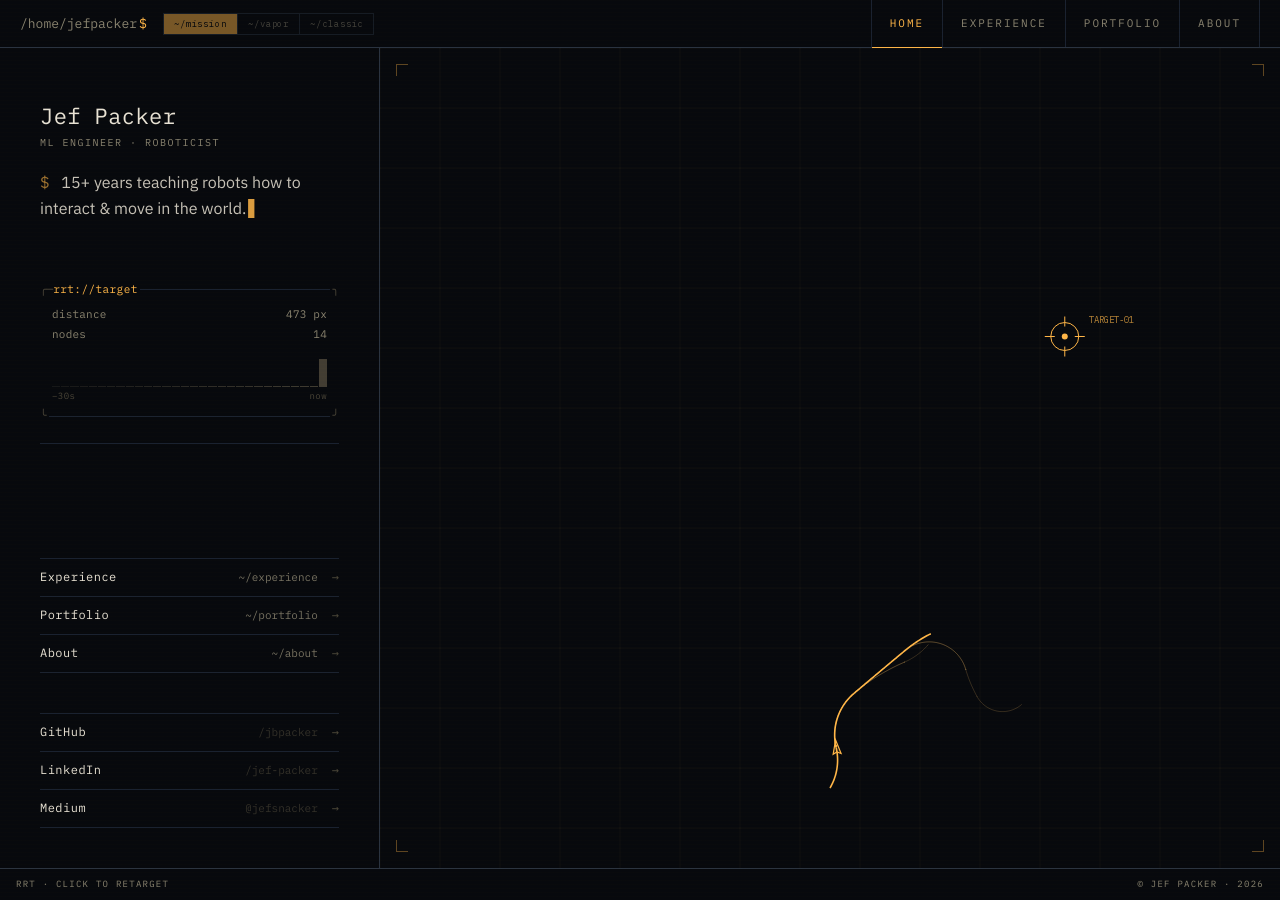
<file: index.html>
<!DOCTYPE html>
<html lang="en" data-theme="mission">
<head>
  <meta charset="UTF-8">
  <meta name="viewport" content="width=device-width, initial-scale=1.0">
  <meta name="color-scheme" content="dark">
  <meta name="description" content="Jef Packer — Machine Learning Engineer and Roboticist. 15+ years teaching robots how to interact and move in the world.">
  <title>Jef Packer — ML Engineer &amp; Roboticist</title>
  <link rel="canonical" href="https://jefpacker.ai/">

  <meta property="og:type" content="website">
  <meta property="og:title" content="Jef Packer — ML Engineer &amp; Roboticist">
  <meta property="og:description" content="15+ years teaching robots how to interact and move in the world.">
  <meta property="og:image" content="https://jefpacker.ai/assets/og-card.png">
  <meta property="og:image:alt" content="Jef Packer — ML Engineer and Roboticist">
  <meta property="og:url" content="https://jefpacker.ai/">
  <meta name="twitter:card" content="summary_large_image">

  <script type="application/ld+json">
  {
    "@context": "https://schema.org",
    "@type": "Person",
    "name": "Jef Packer",
    "url": "https://jefpacker.ai",
    "jobTitle": "Machine Learning Engineer",
    "sameAs": [
      "https://github.com/jbpacker",
      "https://www.linkedin.com/in/jef-packer/",
      "https://medium.com/@jefsnacker"
    ]
  }
  </script>

  <link rel="icon" href="assets/planet.png" type="image/png">
  <link rel="preload" as="font" href="assets/fonts/ibm-plex-mono-400.woff2" type="font/woff2" crossorigin>
  <link rel="prefetch" href="experience.html">

  <link rel="stylesheet" href="style.css">
</head>
<body>
<a href="#main-content" class="skip-link">Skip to main content</a>

<div class="app">
  <header class="topbar">
    <a class="brand" href="/"><span>/home/jefpacker</span><span class="brand-caret">$</span></a>
    <div class="theme-switch" id="theme-switch">
      <button data-set="mission" class="on">~/mission</button>
      <button data-set="vapor">~/vapor</button>
      <button data-set="classic">~/classic</button>
    </div>
    <button class="nav-toggle" id="nav-toggle" aria-expanded="false" aria-label="Toggle navigation">☰</button>
    <nav class="nav" aria-label="Main navigation">
      <a href="/" class="active">HOME</a>
      <a href="experience.html">EXPERIENCE</a>
      <a href="portfolio.html">PORTFOLIO</a>
      <a href="about.html">ABOUT</a>
    </nav>
  </header>

  <div class="mobile-bio" aria-hidden="true">
    <span class="prompt">$</span> 15+ years teaching robots how to interact &amp; move in the world.
  </div>

  <main class="main" id="main-content">
    <aside class="sidebar">
      <section class="identity" aria-label="Identity">
        <h1 class="identity-name">Jef Packer</h1>
        <div class="identity-role">ML Engineer · Roboticist</div>
        <div class="bio">
          <p><span class="prompt">$</span> 15+ years teaching robots how to interact &amp; move in the world.</p>
        </div>
      </section>

      <section class="tele" aria-label="RRT telemetry">
        <div class="tele-frame">
          <div class="tele-top">╭─ <b>rrt://target</b><span class="tele-fill"></span>╮</div>
          <div class="tele-body">
            <div class="tele-row">
              <span class="tele-k">distance</span>
              <span class="tele-v"><span id="t-dist">—</span> px</span>
            </div>
            <div class="tele-row">
              <span class="tele-k">nodes</span>
              <span class="tele-v" id="t-nodes">0</span>
            </div>
            <div class="tele-spark" id="t-spark" aria-label="distance over time"></div>
            <div class="tele-axis"><span>−30s</span><span>now</span></div>
          </div>
          <div class="tele-bot">╰<span class="tele-fill"></span>╯</div>
        </div>
      </section>

      <section class="tele tele-vapor" aria-label="Vapor telemetry" aria-hidden="true">
        <div class="tele-frame">
          <div class="tele-top">╭─ <b>∇ grid//lock</b><span class="tele-fill"></span>╮</div>
          <div class="tele-body">
            <div class="vapor-bar-row">
              <span class="vapor-bar-label">sync</span>
              <div class="vapor-bar-track"><div class="vapor-bar-fill" id="v-sync"></div></div>
            </div>
            <div class="vapor-bar-row">
              <span class="vapor-bar-label">phase</span>
              <div class="vapor-bar-track"><div class="vapor-bar-fill vapor-bar-fill-2" id="v-phase"></div></div>
            </div>
          </div>
          <div class="tele-bot">╰<span class="tele-fill"></span>╯</div>
        </div>
      </section>

      <section class="page-nav-links" aria-label="Page navigation">
        <div class="links-grid">
          <a class="link-row" href="experience.html">
            <span class="link-key">Experience</span>
            <span class="link-handle">~/experience</span>
            <span class="link-arrow" aria-hidden="true">→</span>
          </a>
          <a class="link-row" href="portfolio.html">
            <span class="link-key">Portfolio</span>
            <span class="link-handle">~/portfolio</span>
            <span class="link-arrow" aria-hidden="true">→</span>
          </a>
          <a class="link-row" href="about.html">
            <span class="link-key">About</span>
            <span class="link-handle">~/about</span>
            <span class="link-arrow" aria-hidden="true">→</span>
          </a>
        </div>
      </section>

      <section class="links" aria-label="Social links">
        <div class="links-grid">
          <a class="link-row" href="https://github.com/jbpacker" target="_blank" rel="noopener noreferrer">
            <span class="link-key" data-short="gh">GitHub</span>
            <span class="link-handle">/jbpacker</span>
            <span class="link-arrow" aria-hidden="true">→</span>
          </a>
          <a class="link-row" href="https://www.linkedin.com/in/jef-packer/" target="_blank" rel="noopener noreferrer">
            <span class="link-key" data-short="li">LinkedIn</span>
            <span class="link-handle">/jef-packer</span>
            <span class="link-arrow" aria-hidden="true">→</span>
          </a>
          <a class="link-row" href="https://medium.com/@jefsnacker" target="_blank" rel="noopener noreferrer">
            <span class="link-key" data-short="me">Medium</span>
            <span class="link-handle">@jefsnacker</span>
            <span class="link-arrow" aria-hidden="true">→</span>
          </a>
        </div>
        <span class="mobile-copyright">© Jef Packer</span>
      </section>
    </aside>

    <section class="canvas-pane" aria-label="RRT path planning visualization">
      <div id="rrt" aria-hidden="true"></div>
      <div class="hud" aria-hidden="true">
        <div class="hud-corners"></div>
        <span class="corner-tr"></span>
        <span class="corner-bl"></span>
      </div>
      <div class="classic-overlay">
        <section class="classic-hero">
          <h1>Hi, I'm Jef.</h1>
          <p class="classic-tagline">Machine Learning Engineer and Roboticist. I've spent 15+ years teaching robots how to interact&nbsp;&amp;&nbsp;move in&nbsp;the&nbsp;world.</p>
        </section>
        <section class="classic-socials" aria-label="Social links">
          <a href="https://github.com/jbpacker" class="classic-social-link" aria-label="GitHub profile">
            <svg width="24" height="24" viewBox="0 0 24 24" xmlns="http://www.w3.org/2000/svg" aria-hidden="true">
              <path d="M12 0C5.374 0 0 5.373 0 12c0 5.302 3.438 9.8 8.207 11.387.599.111.793-.261.793-.577v-2.234c-3.338.726-4.033-1.416-4.033-1.416-.546-1.387-1.333-1.756-1.333-1.756-1.089-.745.083-.729.083-.729 1.205.084 1.839 1.237 1.839 1.237 1.07 1.834 2.807 1.304 3.492.997.107-.775.418-1.305.762-1.604-2.665-.305-5.467-1.334-5.467-5.931 0-1.311.469-2.381 1.236-3.221-.124-.303-.535-1.524.117-3.176 0 0 1.008-.322 3.301 1.23A11.509 11.509 0 0112 5.803c1.02.005 2.047.138 3.006.404 2.291-1.552 3.297-1.23 3.297-1.23.653 1.653.242 2.874.118 3.176.77.84 1.235 1.911 1.235 3.221 0 4.609-2.807 5.624-5.479 5.921.43.372.823 1.102.823 2.222v3.293c0 .319.192.694.801.576C20.566 21.797 24 17.3 24 12c0-6.627-5.373-12-12-12z" fill="currentColor"/>
            </svg>
          </a>
          <a href="https://www.linkedin.com/in/jef-packer/" class="classic-social-link" aria-label="LinkedIn profile">
            <svg width="24" height="24" viewBox="0 0 24 24" xmlns="http://www.w3.org/2000/svg" aria-hidden="true">
              <path d="M20.447 20.452h-3.554v-5.569c0-1.328-.027-3.037-1.852-3.037-1.853 0-2.136 1.445-2.136 2.939v5.667H9.351V9h3.414v1.561h.046c.477-.9 1.637-1.85 3.37-1.85 3.601 0 4.267 2.37 4.267 5.455v6.286zM5.337 7.433a2.062 2.062 0 01-2.063-2.065 2.064 2.064 0 112.063 2.065zm1.782 13.019H3.555V9h3.564v11.452zM22.225 0H1.771C.792 0 0 .774 0 1.729v20.542C0 23.227.792 24 1.771 24h20.451C23.2 24 24 23.227 24 22.271V1.729C24 .774 23.2 0 22.222 0h.003z" fill="currentColor"/>
            </svg>
          </a>
          <a href="https://medium.com/@jefsnacker" class="classic-social-link" aria-label="Medium profile">
            <svg width="24" height="24" viewBox="0 0 24 24" xmlns="http://www.w3.org/2000/svg" aria-hidden="true">
              <path d="M13.54 12a6.8 6.8 0 01-6.77 6.82A6.8 6.8 0 010 12a6.8 6.8 0 016.77-6.82A6.8 6.8 0 0113.54 12zM20.96 12c0 3.54-1.51 6.42-3.38 6.42-1.87 0-3.39-2.88-3.39-6.42s1.52-6.42 3.39-6.42 3.38 2.88 3.38 6.42M24 12c0 3.17-.53 5.75-1.19 5.75-.66 0-1.19-2.58-1.19-5.75s.53-5.75 1.19-5.75C23.47 6.25 24 8.83 24 12z" fill="currentColor"/>
            </svg>
          </a>
        </section>
      </div>
      <nav class="canvas-page-nav" aria-label="Page navigation">
        <a href="experience.html">experience</a>
        <a href="about.html">about</a>
        <a href="portfolio.html">portfolio</a>
      </nav>
    </section>
  </main>

  <footer class="statusbar" aria-label="Status">
    <span class="statusbar-hint">RRT · click to retarget</span>
    <span class="spacer"></span>
    <span>© Jef Packer · 2026</span>
  </footer>
</div>

<!-- Mobile nav drawer -->
<div class="nav-backdrop" id="nav-backdrop" hidden></div>
<div class="nav-drawer" id="nav-drawer" hidden aria-label="Navigation menu">
  <div class="drawer-theme" id="drawer-theme">
    <button data-set="mission" class="on">~/mission</button>
    <button data-set="vapor">~/vapor</button>
    <button data-set="classic">~/classic</button>
  </div>
  <nav class="drawer-nav">
    <a href="/" class="active">HOME</a>
    <a href="experience.html">EXPERIENCE</a>
    <a href="portfolio.html">PORTFOLIO</a>
    <a href="about.html">ABOUT</a>
  </nav>
</div>

<script src="assets/themes.js"></script>
<script src="assets/rrt.js"></script>
<script>
(function () {
  const container = document.getElementById('rrt');
  var latest = { nodes: 0, dist: 0 };

  requestAnimationFrame(function () {
    const theme = document.documentElement.getAttribute('data-theme') || 'mission';
    RRT.init(container, RRT_THEMES[theme] || RRT_THEMES['mission']);
    if (theme === 'vapor') startVaporTelemetry();

    // Telemetry
    const elDist  = document.getElementById('t-dist');
    const elNodes = document.getElementById('t-nodes');
    const sparkEl = document.getElementById('t-spark');
    const SPARK_N = 30;
    const bars = [];
    for (let i = 0; i < SPARK_N; i++) {
      const b = document.createElement('span');
      bars.push(b);
      sparkEl.appendChild(b);
    }
    let history = new Array(SPARK_N).fill(0);
    RRT.onStats = function (s) { latest = s; };
    setInterval(function () {
      elNodes.textContent = latest.nodes.toLocaleString();
      elDist.textContent  = latest.dist;
    }, 500);
    setInterval(function () {
      history.shift(); history.push(latest.dist);
      var max = Math.max(40, Math.max.apply(null, history));
      bars.forEach(function (bar, i) {
        bar.style.height  = Math.max(1, (history[i] / max) * 28) + 'px';
        bar.style.opacity = 0.25 + 0.65 * (i / SPARK_N);
      });
    }, 1000);
  });

  // Theme switch
  var vaporRaf = null;
  function startVaporTelemetry() {
    if (vaporRaf) return;  // already running
    var phaseVal = 50, phaseVel = 0.4;
    function animBars() {
      var syncEl = document.getElementById('v-sync');
      var phaseEl = document.getElementById('v-phase');
      if (syncEl) {
        // Normalized distance to RRT target
        var dist = (latest && latest.dist) ? latest.dist : 0;
        var norm = (100 - Math.min(100, dist / 550 * 100)) + (Math.random() * 5 - 2.5);
        syncEl.style.width = Math.max(0, Math.min(100, norm)) + '%';
      }
      if (phaseEl) {
        // Random walk: velocity drifts, bounces at edges
        phaseVel += (Math.random() * 0.6 - 0.3);
        phaseVel = Math.max(-2, Math.min(2, phaseVel));
        phaseVal += phaseVel;
        if (phaseVal <= 0 || phaseVal >= 100) phaseVel *= -0.8;
        phaseVal = Math.max(0, Math.min(100, phaseVal));
        phaseEl.style.width = phaseVal + '%';
      }
      vaporRaf = requestAnimationFrame(animBars);
    }
    vaporRaf = requestAnimationFrame(animBars);
  }
  function stopVaporTelemetry() {
    if (vaporRaf) { cancelAnimationFrame(vaporRaf); vaporRaf = null; }
  }

  function setTheme(t) {
    document.documentElement.setAttribute('data-theme', t);
    document.querySelectorAll('[data-set]').forEach(function (b) {
      b.classList.toggle('on', b.dataset.set === t);
    });
    if (window.RRT) RRT.setTheme(RRT_THEMES[t] || RRT_THEMES['mission']);
    // Vapor sidebar
    var vaporTele = document.querySelector('.tele-vapor');
    var stdTele   = document.querySelector('.tele:not(.tele-vapor)');
    if (vaporTele) vaporTele.setAttribute('aria-hidden', t !== 'vapor' ? 'true' : 'false');
    if (stdTele)   stdTele.setAttribute('aria-hidden',   t === 'vapor' ? 'true' : 'false');
    if (t === 'vapor') startVaporTelemetry();
    else stopVaporTelemetry();
  }

  document.getElementById('theme-switch').addEventListener('click', function (e) {
    var btn = e.target.closest('button[data-set]');
    if (btn) setTheme(btn.dataset.set);
  });

  document.getElementById('drawer-theme').addEventListener('click', function (e) {
    var btn = e.target.closest('button[data-set]');
    if (btn) setTheme(btn.dataset.set);
  });

  // Hamburger
  var toggle = document.getElementById('nav-toggle');
  var drawer = document.getElementById('nav-drawer');
  var backdrop = document.getElementById('nav-backdrop');

  function closeMenu() {
    drawer.hidden = true;
    backdrop.hidden = true;
    toggle.setAttribute('aria-expanded', 'false');
    toggle.textContent = '☰';
  }

  toggle.addEventListener('click', function () {
    var open = !drawer.hidden;
    if (open) {
      closeMenu();
    } else {
      drawer.hidden = false;
      backdrop.hidden = false;
      toggle.setAttribute('aria-expanded', 'true');
      toggle.textContent = '✕';
    }
  });

  backdrop.addEventListener('click', closeMenu);
}());
</script>
</body>
</html>
</file>
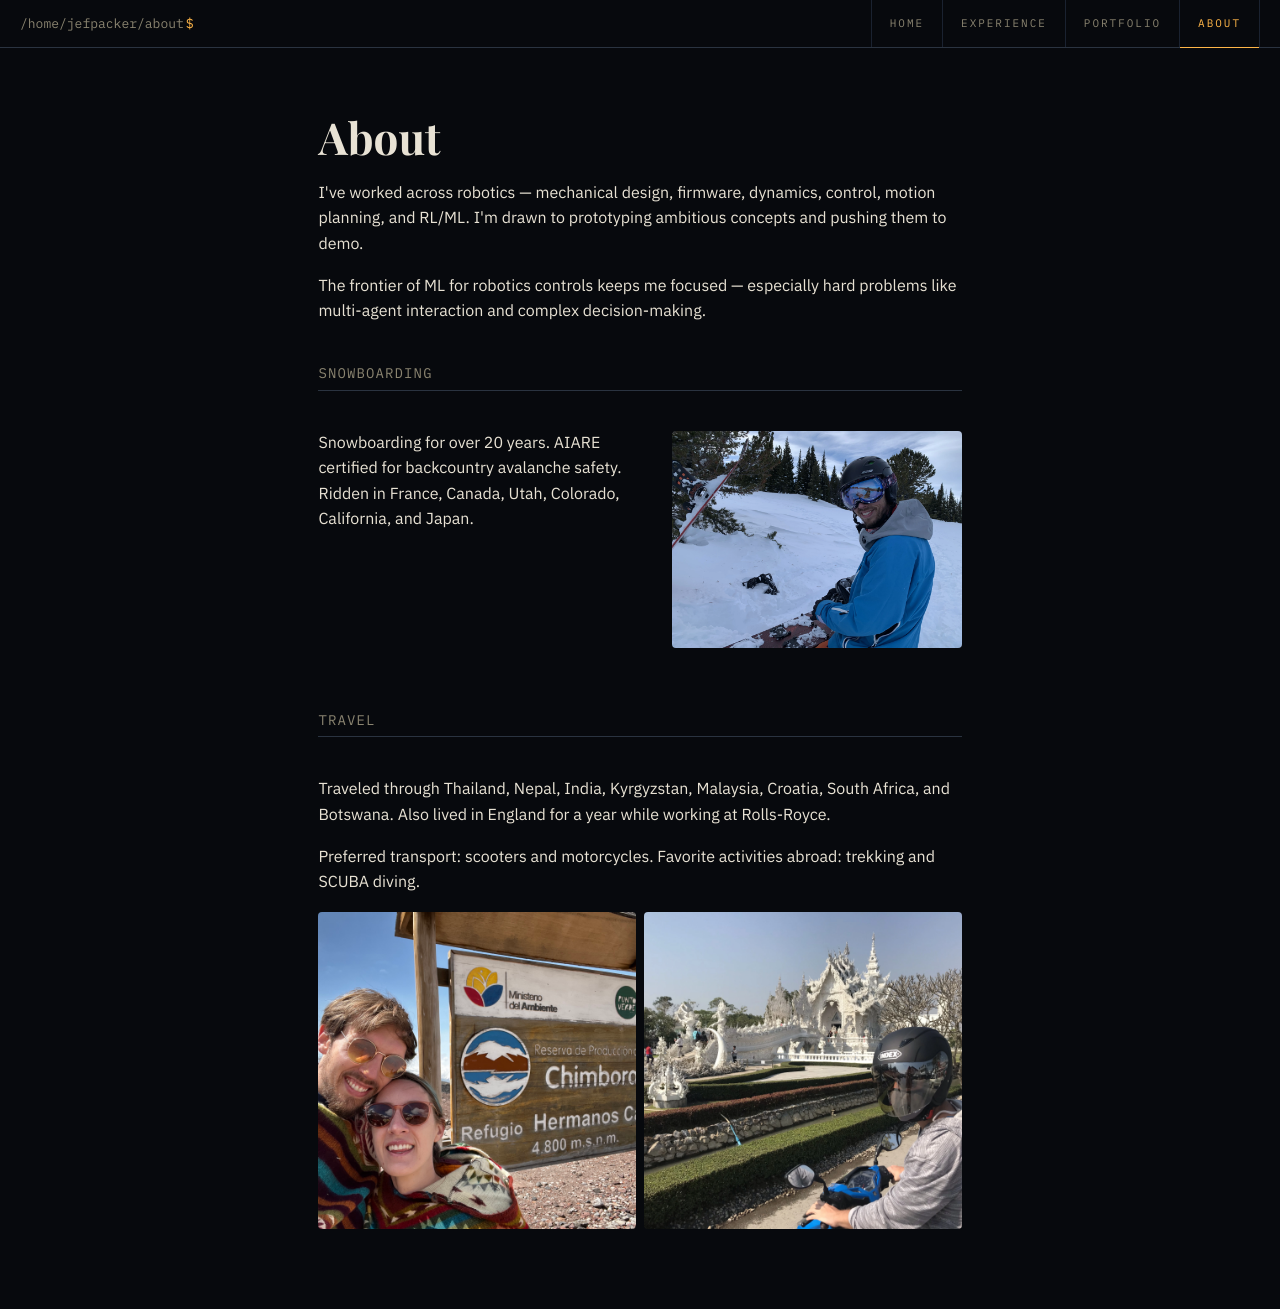
<file: about.html>
<!DOCTYPE html>
<html lang="en">
<head>
  <meta charset="UTF-8">
  <meta name="viewport" content="width=device-width, initial-scale=1">
  <meta name="color-scheme" content="dark">
  <meta name="description" content="Jef Packer — ML engineer and roboticist. About me, snowboarding, and travel.">
  <title>About — Jef Packer</title>
  <link rel="canonical" href="https://jefpacker.ai/about.html">

  <meta property="og:type" content="website">
  <meta property="og:title" content="About — Jef Packer">
  <meta property="og:description" content="ML engineer and roboticist. Snowboarding, travel, and building things.">
  <meta property="og:image" content="https://jefpacker.ai/assets/og-card.png">
  <meta property="og:image:alt" content="Jef Packer — ML Engineer and Roboticist">
  <meta property="og:url" content="https://jefpacker.ai/about.html">
  <meta name="twitter:card" content="summary_large_image">

  <script type="application/ld+json">
  {
    "@context": "https://schema.org",
    "@type": "BreadcrumbList",
    "itemListElement": [
      {"@type": "ListItem", "position": 1, "name": "Home", "item": "https://jefpacker.ai"},
      {"@type": "ListItem", "position": 2, "name": "About", "item": "https://jefpacker.ai/about.html"}
    ]
  }
  </script>

  <link rel="icon" href="assets/planet.png" type="image/png">
  <link rel="preload" as="font" href="assets/fonts/playfair-display-700.woff2" type="font/woff2" crossorigin>
  <link rel="preload" as="font" href="assets/fonts/ibm-plex-sans-400.woff2" type="font/woff2" crossorigin>
  <link rel="preload" as="font" href="assets/fonts/ibm-plex-mono-400.woff2" type="font/woff2" crossorigin>

  <link rel="prefetch" href="/">

  <link rel="stylesheet" href="style.css">

  <script src="assets/main.js" defer></script>
</head>
<body>
  <a href="#main-content" class="skip-link">Skip to main content</a>

  <header class="topbar">
    <a class="brand" href="/"><span>/home/jefpacker/about</span><span class="brand-caret">$</span></a>
    <button class="nav-toggle" id="nav-toggle" aria-expanded="false" aria-label="Toggle navigation">☰</button>
    <nav class="nav" id="nav" aria-label="Main navigation">
      <a href="/">HOME</a>
      <a href="experience.html">EXPERIENCE</a>
      <a href="portfolio.html">PORTFOLIO</a>
      <a href="about.html" class="active">ABOUT</a>
    </nav>
  </header>

  <main id="main-content" class="page-layout">
    <header>
      <h1>About</h1>
      <p>I've worked across robotics — mechanical design, firmware, dynamics, control, motion planning, and RL/ML. I'm drawn to prototyping ambitious concepts and pushing them to demo.</p>
      <p>The frontier of ML for robotics controls keeps me focused — especially hard problems like multi-agent interaction and complex decision-making.</p>
    </header>

    <section aria-label="Snowboarding">
      <h2 class="section-label">Snowboarding</h2>
      <div class="photo-aside-wrap">
        <picture class="photo-aside">
          <source srcset="assets/snow.webp" type="image/webp">
          <img
            src="assets/snow.jpeg"
            alt="Snowboarding in the backcountry"
            loading="lazy"
            width="1600"
            height="1200"
          >
        </picture>
        <p>Snowboarding for over 20 years. AIARE certified for backcountry avalanche safety. Ridden in France, Canada, Utah, Colorado, California, and Japan.</p>
      </div>
    </section>

    <section aria-label="Travel">
      <h2 class="section-label">Travel</h2>
      <p>Traveled through Thailand, Nepal, India, Kyrgyzstan, Malaysia, Croatia, South Africa, and Botswana. Also lived in England for a year while working at Rolls-Royce.</p>
      <p>Preferred transport: scooters and motorcycles. Favorite activities abroad: trekking and SCUBA diving.</p>
      <div class="project-image-grid">
        <picture>
          <img
            src="assets/zojila.jpeg"
            alt="Zojila pass in India"
            loading="lazy"
            width="1600"
            height="1200"
          >
        </picture>
        <picture>
          <source srcset="assets/white-temple.webp" type="image/webp">
          <img
            src="assets/white-temple.jpeg"
            alt="Scootering to the white temple in Thailand"
            loading="lazy"
            width="1600"
            height="1200"
          >
        </picture>
      </div>
    </section>
  </main>
</body>
</html>
</file>
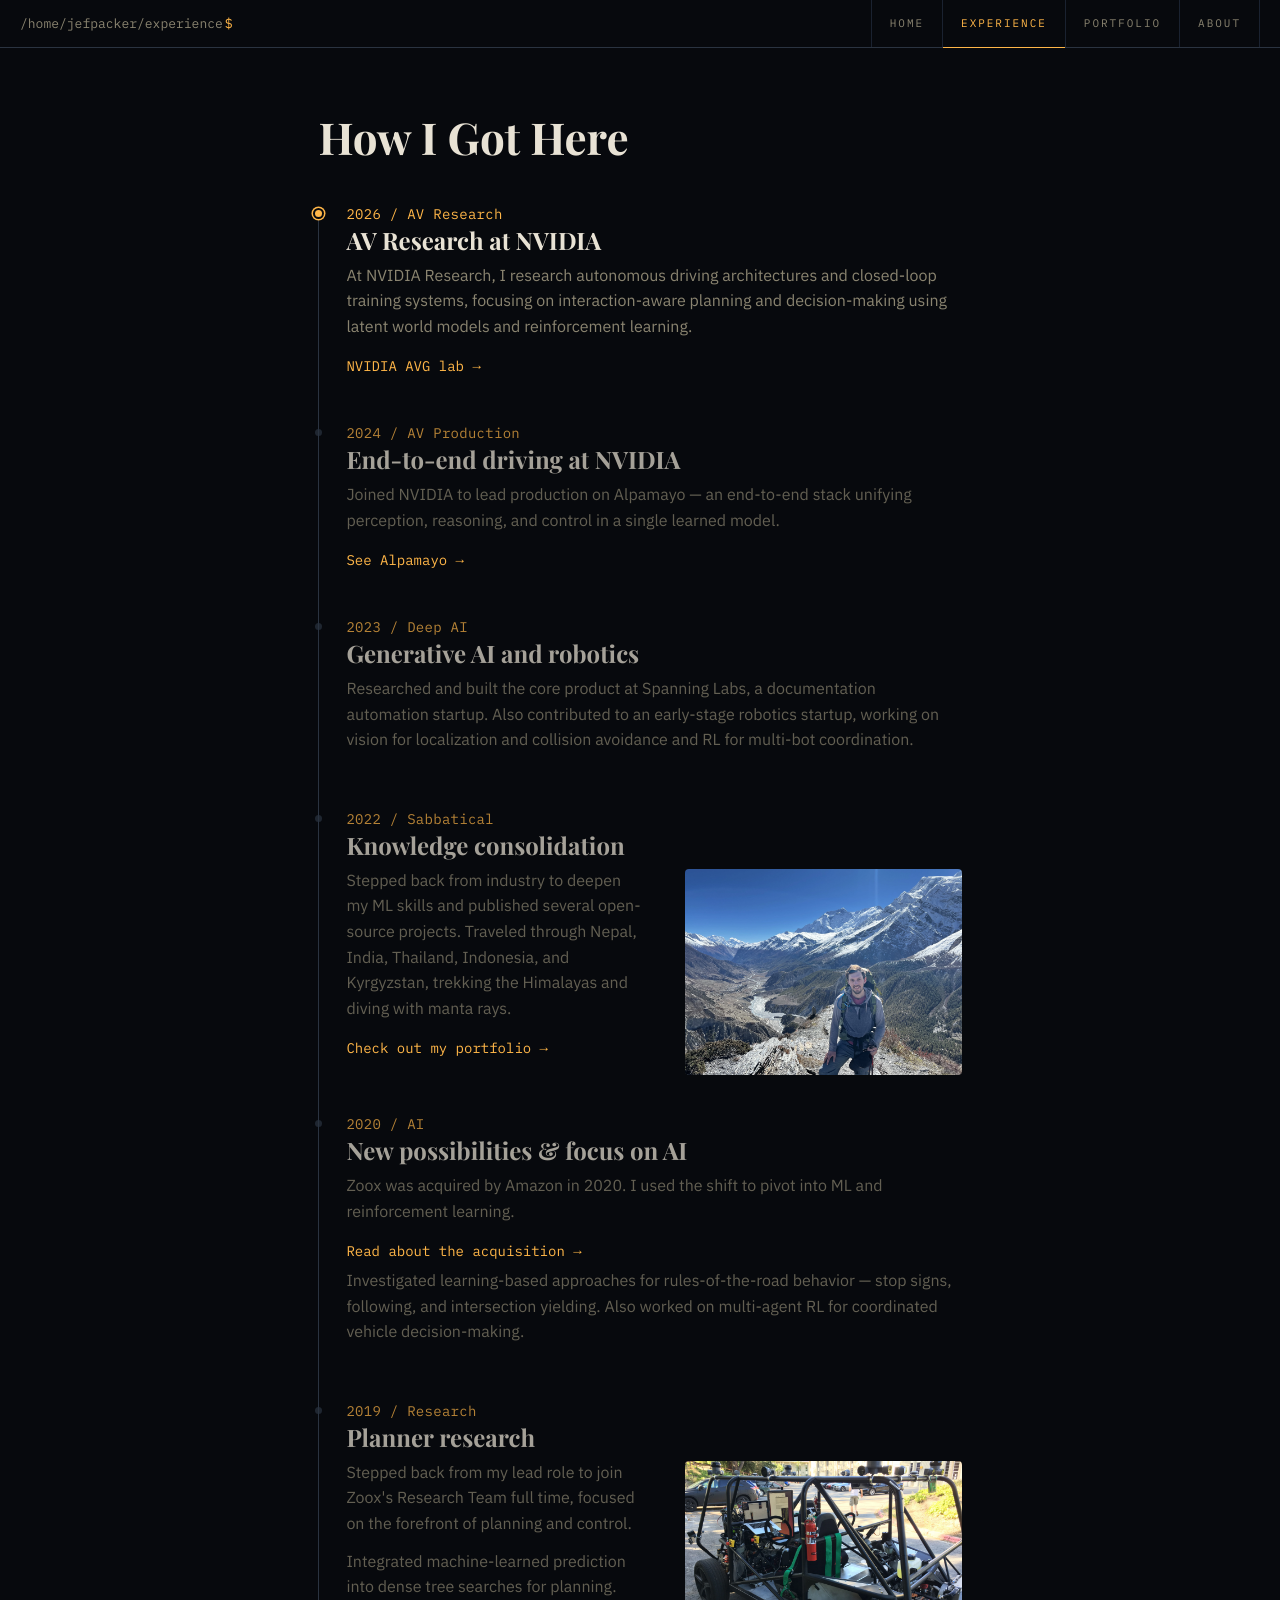
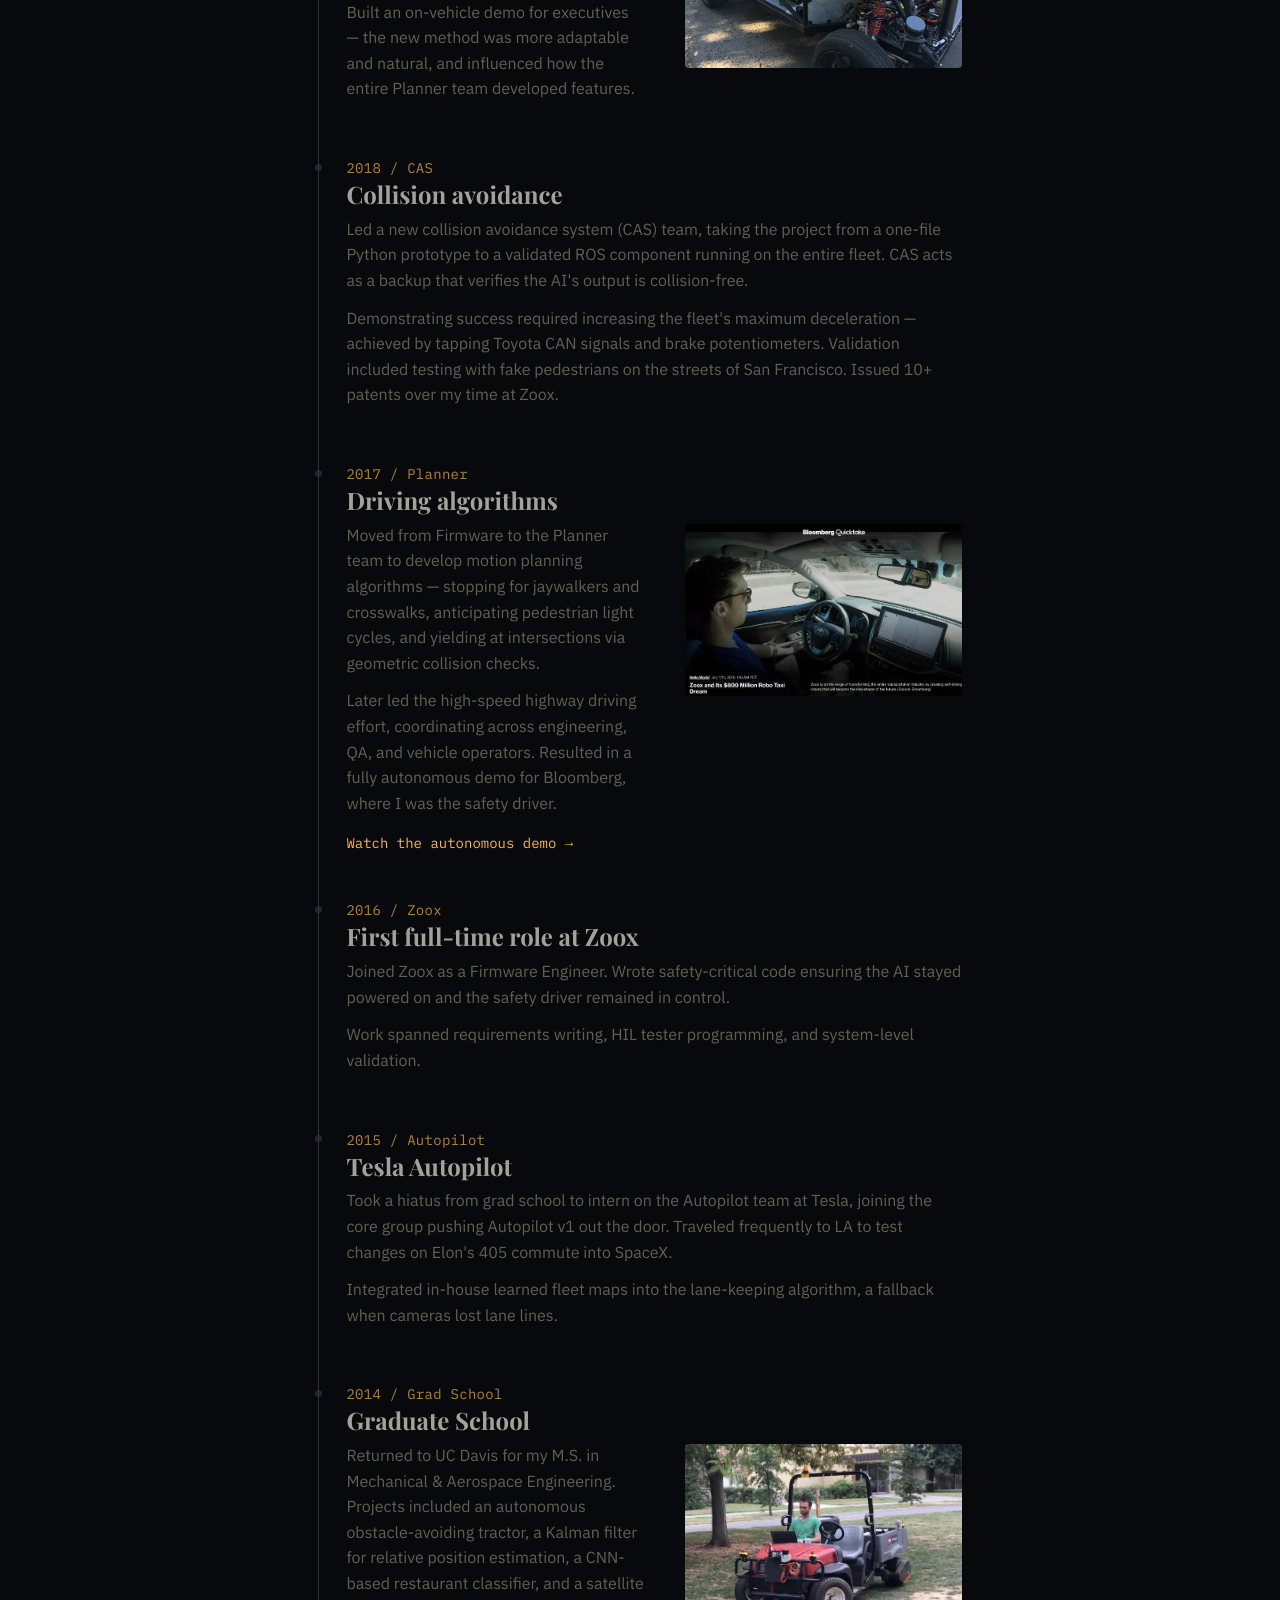
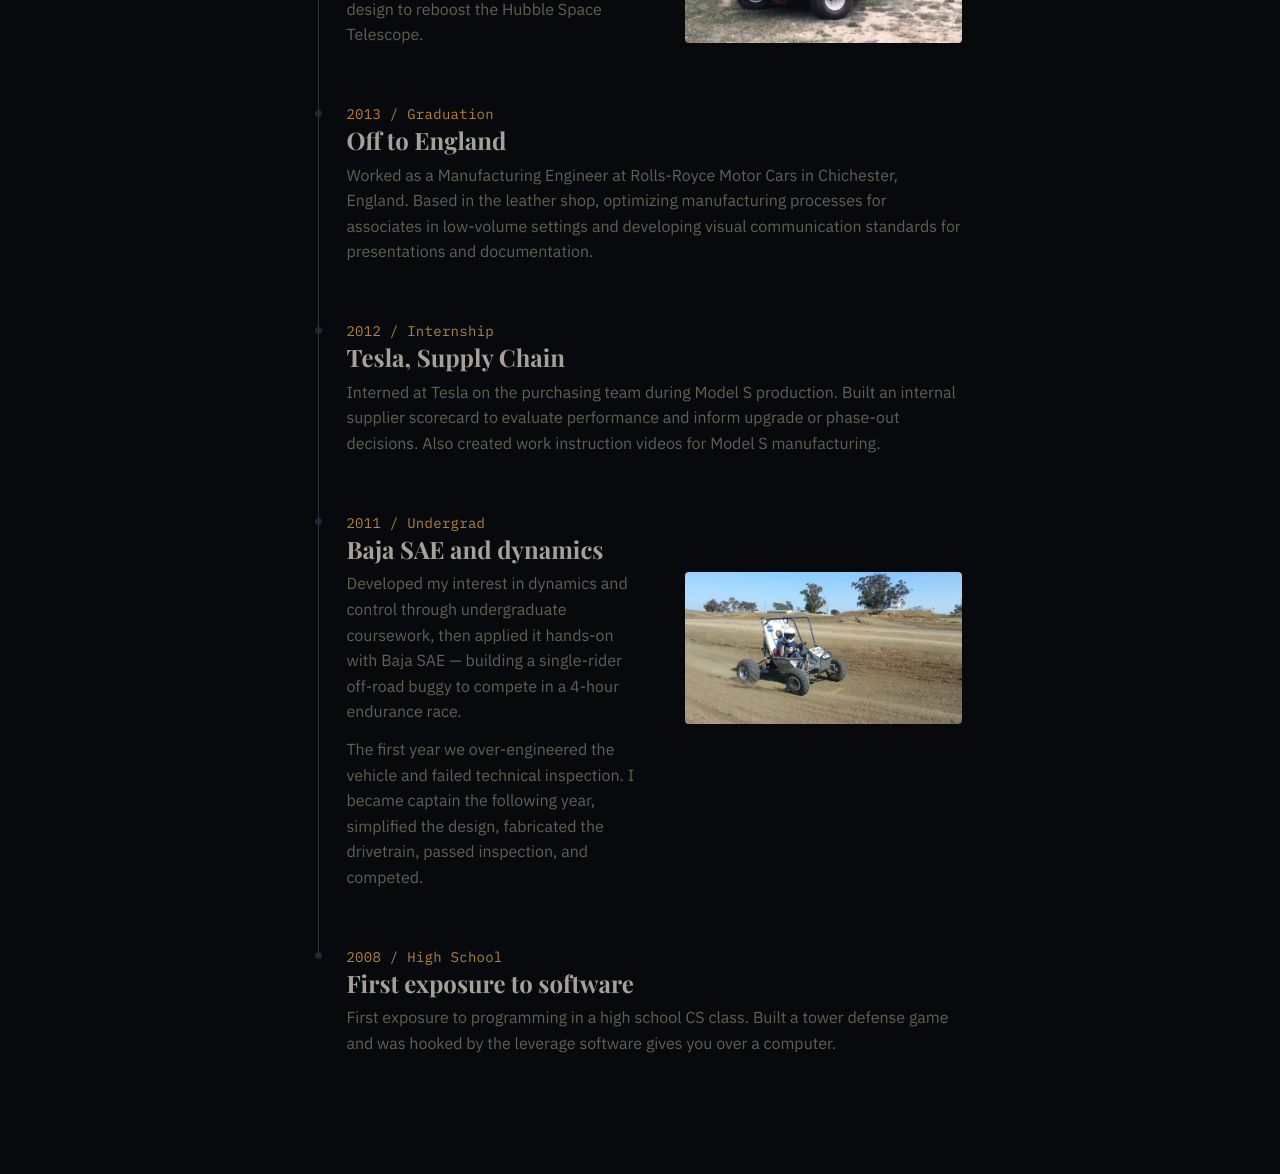
<file: experience.html>
<!DOCTYPE html>
<html lang="en">
<head>
  <meta charset="UTF-8">
  <meta name="viewport" content="width=device-width, initial-scale=1">
  <meta name="color-scheme" content="dark">
  <meta name="description" content="Jef Packer's career timeline — from high school programming to ML research at NVIDIA.">
  <title>Experience — Jef Packer</title>
  <link rel="canonical" href="https://jefpacker.ai/experience.html">

  <meta property="og:type" content="website">
  <meta property="og:title" content="Experience — Jef Packer">
  <meta property="og:description" content="Career timeline from high school programming to ML research at NVIDIA.">
  <meta property="og:image" content="https://jefpacker.ai/assets/og-card.png">
  <meta property="og:image:alt" content="Jef Packer — ML Engineer and Roboticist">
  <meta property="og:url" content="https://jefpacker.ai/experience.html">
  <meta name="twitter:card" content="summary_large_image">

  <script type="application/ld+json">
  {
    "@context": "https://schema.org",
    "@type": "BreadcrumbList",
    "itemListElement": [
      {"@type": "ListItem", "position": 1, "name": "Home", "item": "https://jefpacker.ai"},
      {"@type": "ListItem", "position": 2, "name": "Experience", "item": "https://jefpacker.ai/experience.html"}
    ]
  }
  </script>

  <link rel="icon" href="assets/planet.png" type="image/png">
  <link rel="preload" as="font" href="assets/fonts/playfair-display-700.woff2" type="font/woff2" crossorigin>
  <link rel="preload" as="font" href="assets/fonts/ibm-plex-sans-400.woff2" type="font/woff2" crossorigin>
  <link rel="preload" as="font" href="assets/fonts/ibm-plex-mono-400.woff2" type="font/woff2" crossorigin>
  <link rel="prefetch" href="portfolio.html">

  <link rel="stylesheet" href="style.css">

  <script src="assets/main.js" defer></script>
  <script src="assets/experience.js" defer></script>
</head>
<body>
  <a href="#main-content" class="skip-link">Skip to main content</a>

  <header class="topbar">
    <a class="brand" href="/"><span>/home/jefpacker/experience</span><span class="brand-caret">$</span></a>
    <button class="nav-toggle" id="nav-toggle" aria-expanded="false" aria-label="Toggle navigation">☰</button>
    <nav class="nav" id="nav" aria-label="Main navigation">
      <a href="/">HOME</a>
      <a href="experience.html" class="active">EXPERIENCE</a>
      <a href="portfolio.html">PORTFOLIO</a>
      <a href="about.html">ABOUT</a>
    </nav>
  </header>

  <main id="main-content" class="page-layout">
    <header>
      <h1>How I Got Here</h1>
    </header>

    <section aria-label="Career timeline">
      <div class="timeline">
        <div class="timeline-line"></div>

        <article class="timeline-entry">
          <div class="timeline-dot"></div>
          <div class="timeline-content">
            <span class="mono timeline-date">2026 / AV Research</span>
            <h3>AV Research at NVIDIA</h3>
            <p>At NVIDIA Research, I research autonomous driving architectures and closed-loop training systems, focusing on interaction-aware planning and decision-making using latent world models and reinforcement learning.</p>
            <a href="https://research.nvidia.com/labs/avg/">NVIDIA AVG lab →</a>
          </div>
        </article>

        <article class="timeline-entry">
          <div class="timeline-dot"></div>
          <div class="timeline-content">
            <span class="mono timeline-date">2024 / AV Production</span>
            <h3>End-to-end driving at NVIDIA</h3>
            <p>Joined NVIDIA to lead production on Alpamayo — an end-to-end stack unifying perception, reasoning, and control in a single learned model.</p>
            <a href="https://nvidianews.nvidia.com/news/alpamayo-autonomous-vehicle-development">See Alpamayo →</a>
          </div>
        </article>

        <article class="timeline-entry">
          <div class="timeline-dot"></div>
          <div class="timeline-content">
            <span class="mono timeline-date">2023 / Deep AI</span>
            <h3>Generative AI and robotics</h3>
            <p>Researched and built the core product at Spanning Labs, a documentation automation startup. Also contributed to an early-stage robotics startup, working on vision for localization and collision avoidance and RL for multi-bot coordination.</p>
          </div>
        </article>

        <article class="timeline-entry">
          <div class="timeline-dot"></div>
          <div class="timeline-content">
            <span class="mono timeline-date">2022 / Sabbatical</span>
            <h3>Knowledge consolidation</h3>
            <div class="photo-aside-wrap">
              <picture class="photo-aside">
                <source srcset="assets/annapurna.webp" type="image/webp">
                <img src="assets/annapurna.jpeg" alt="Trekking in the Himalayas near Annapurna" loading="lazy" width="3937" height="2936">
              </picture>
              <div>
                <p>Stepped back from industry to deepen my ML skills and published several open-source projects. Traveled through Nepal, India, Thailand, Indonesia, and Kyrgyzstan, trekking the Himalayas and diving with manta rays.</p>
                <a href="portfolio.html">Check out my portfolio →</a>
              </div>
            </div>
          </div>
        </article>

        <article class="timeline-entry">
          <div class="timeline-dot"></div>
          <div class="timeline-content">
            <span class="mono timeline-date">2020 / AI</span>
            <h3>New possibilities &amp; focus on AI</h3>
            <p>Zoox was acquired by Amazon in 2020. I used the shift to pivot into ML and reinforcement learning.</p>
            <a href="https://techcrunch.com/2020/06/26/amazon-to-acquire-autonomous-driving-startup-zoox/">Read about the acquisition →</a>
            <p>Investigated learning-based approaches for rules-of-the-road behavior — stop signs, following, and intersection yielding. Also worked on multi-agent RL for coordinated vehicle decision-making.</p>
          </div>
        </article>

        <article class="timeline-entry">
          <div class="timeline-dot"></div>
          <div class="timeline-content">
            <span class="mono timeline-date">2019 / Research</span>
            <h3>Planner research</h3>
            <div class="photo-aside-wrap">
              <picture class="photo-aside">
                <source srcset="assets/vh4.webp" type="image/webp">
                <img src="assets/vh4.jpg" alt="Zoox VH4 vehicle on the road" loading="lazy" width="4032" height="3024">
              </picture>
              <div>
                <p>Stepped back from my lead role to join Zoox's Research Team full time, focused on the forefront of planning and control.</p>
                <p>Integrated machine-learned prediction into dense tree searches for planning. Built an on-vehicle demo for executives — the new method was more adaptable and natural, and influenced how the entire Planner team developed features.</p>
              </div>
            </div>
          </div>
        </article>

        <article class="timeline-entry">
          <div class="timeline-dot"></div>
          <div class="timeline-content">
            <span class="mono timeline-date">2018 / CAS</span>
            <h3>Collision avoidance</h3>
            <p>Led a new collision avoidance system (CAS) team, taking the project from a one-file Python prototype to a validated ROS component running on the entire fleet. CAS acts as a backup that verifies the AI's output is collision-free.</p>
            <p>Demonstrating success required increasing the fleet's maximum deceleration — achieved by tapping Toyota CAN signals and brake potentiometers. Validation included testing with fake pedestrians on the streets of San Francisco. Issued 10+ patents over my time at Zoox.</p>
          </div>
        </article>

        <article class="timeline-entry">
          <div class="timeline-dot"></div>
          <div class="timeline-content">
            <span class="mono timeline-date">2017 / Planner</span>
            <h3>Driving algorithms</h3>
            <div class="photo-aside-wrap">
              <picture class="photo-aside">
                <source srcset="assets/bloomberg-no-hands.webp" type="image/webp">
                <img src="assets/bloomberg-no-hands.png" alt="Hands-free autonomous driving demo for Bloomberg" loading="lazy" width="2802" height="1740">
              </picture>
              <div>
                <p>Moved from Firmware to the Planner team to develop motion planning algorithms — stopping for jaywalkers and crosswalks, anticipating pedestrian light cycles, and yielding at intersections via geometric collision checks.</p>
                <p>Later led the high-speed highway driving effort, coordinating across engineering, QA, and vehicle operators. Resulted in a fully autonomous demo for Bloomberg, where I was the safety driver.</p>
                <a href="https://www.bloomberg.com/news/videos/2018-07-17/zoox-and-its-800-million-robo-taxi-dream-video">Watch the autonomous demo →</a>
              </div>
            </div>
          </div>
        </article>

        <article class="timeline-entry">
          <div class="timeline-dot"></div>
          <div class="timeline-content">
            <span class="mono timeline-date">2016 / Zoox</span>
            <h3>First full-time role at Zoox</h3>
            <p>Joined Zoox as a Firmware Engineer. Wrote safety-critical code ensuring the AI stayed powered on and the safety driver remained in control.</p>
            <p>Work spanned requirements writing, HIL tester programming, and system-level validation.</p>
          </div>
        </article>

        <article class="timeline-entry">
          <div class="timeline-dot"></div>
          <div class="timeline-content">
            <span class="mono timeline-date">2015 / Autopilot</span>
            <h3>Tesla Autopilot</h3>
            <p>Took a hiatus from grad school to intern on the Autopilot team at Tesla, joining the core group pushing Autopilot v1 out the door. Traveled frequently to LA to test changes on Elon's 405 commute into SpaceX.</p>
            <p>Integrated in-house learned fleet maps into the lane-keeping algorithm, a fallback when cameras lost lane lines.</p>
          </div>
        </article>

        <article class="timeline-entry">
          <div class="timeline-dot"></div>
          <div class="timeline-content">
            <span class="mono timeline-date">2014 / Grad School</span>
            <h3>Graduate School</h3>
            <div class="photo-aside-wrap">
              <picture class="photo-aside">
                <source srcset="assets/av-tractor.webp" type="image/webp">
                <img src="assets/av-tractor.png" alt="Autonomous tractor obstacle avoidance project" loading="lazy" width="1246" height="894">
              </picture>
              <div>
                <p>Returned to UC Davis for my M.S. in Mechanical &amp; Aerospace Engineering. Projects included an autonomous obstacle-avoiding tractor, a Kalman filter for relative position estimation, a CNN-based restaurant classifier, and a satellite design to reboost the Hubble Space Telescope.</p>
              </div>
            </div>
          </div>
        </article>

        <article class="timeline-entry">
          <div class="timeline-dot"></div>
          <div class="timeline-content">
            <span class="mono timeline-date">2013 / Graduation</span>
            <h3>Off to England</h3>
            <p>Worked as a Manufacturing Engineer at Rolls-Royce Motor Cars in Chichester, England. Based in the leather shop, optimizing manufacturing processes for associates in low-volume settings and developing visual communication standards for presentations and documentation.</p>
          </div>
        </article>

        <article class="timeline-entry">
          <div class="timeline-dot"></div>
          <div class="timeline-content">
            <span class="mono timeline-date">2012 / Internship</span>
            <h3>Tesla, Supply Chain</h3>
            <p>Interned at Tesla on the purchasing team during Model S production. Built an internal supplier scorecard to evaluate performance and inform upgrade or phase-out decisions. Also created work instruction videos for Model S manufacturing.</p>
          </div>
        </article>

        <article class="timeline-entry">
          <div class="timeline-dot"></div>
          <div class="timeline-content">
            <span class="mono timeline-date">2011 / Undergrad</span>
            <h3>Baja SAE and dynamics</h3>
            <div class="photo-aside-wrap">
              <picture class="photo-aside">
                <source srcset="assets/baja.webp" type="image/webp">
                <img src="assets/baja.png" alt="Baja SAE dune buggy build" loading="lazy" width="2734" height="1498">
              </picture>
              <div>
                <p>Developed my interest in dynamics and control through undergraduate coursework, then applied it hands-on with Baja SAE — building a single-rider off-road buggy to compete in a 4-hour endurance race.</p>
                <p>The first year we over-engineered the vehicle and failed technical inspection. I became captain the following year, simplified the design, fabricated the drivetrain, passed inspection, and competed.</p>
              </div>
            </div>
          </div>
        </article>

        <article class="timeline-entry">
          <div class="timeline-dot"></div>
          <div class="timeline-content">
            <span class="mono timeline-date">2008 / High School</span>
            <h3>First exposure to software</h3>
            <p>First exposure to programming in a high school CS class. Built a tower defense game and was hooked by the leverage software gives you over a computer.</p>
          </div>
        </article>

      </div>
    </section>


  </main>
</body>
</html>
</file>
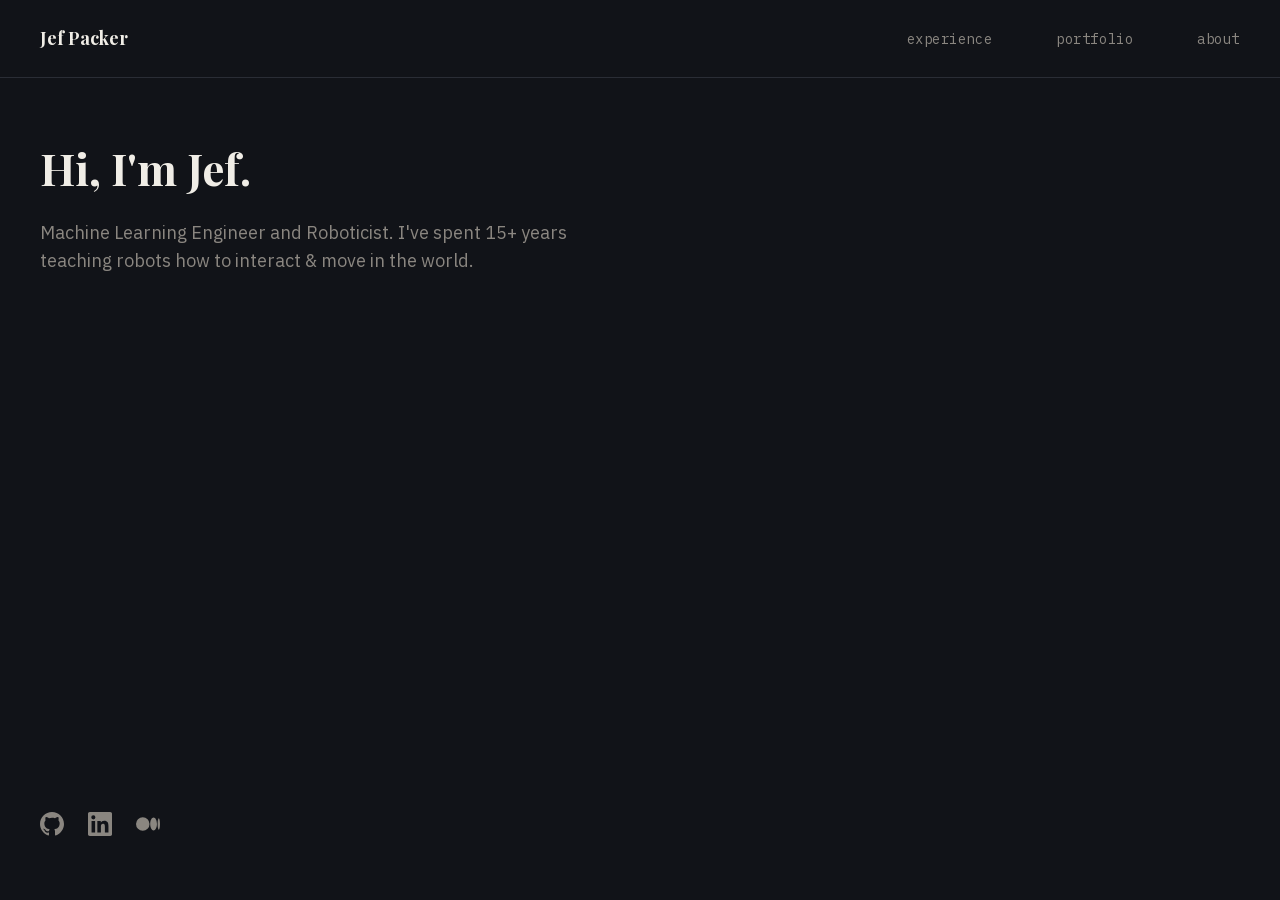
<file: index-classic.html>
<!DOCTYPE html>
<html lang="en">
<head>
  <meta charset="UTF-8">
  <meta name="viewport" content="width=device-width, initial-scale=1">
  <meta name="color-scheme" content="dark">
  <meta name="description" content="Jef Packer — Machine Learning Engineer and Roboticist. 15+ years teaching robots how to interact and move in the world.">
  <title>Jef Packer</title>
  <link rel="canonical" href="https://jefpacker.ai/">

  <meta property="og:type" content="website">
  <meta property="og:title" content="Jef Packer — ML Engineer &amp; Roboticist">
  <meta property="og:description" content="15+ years teaching robots how to interact and move in the world.">
  <meta property="og:image" content="https://jefpacker.ai/assets/og-card.png">
  <meta property="og:image:alt" content="Jef Packer — ML Engineer and Roboticist">
  <meta property="og:url" content="https://jefpacker.ai/">
  <meta name="twitter:card" content="summary_large_image">

  <script type="application/ld+json">
  {
    "@context": "https://schema.org",
    "@type": "Person",
    "name": "Jef Packer",
    "url": "https://jefpacker.ai",
    "jobTitle": "Machine Learning Engineer",
    "sameAs": [
      "https://github.com/jbpacker",
      "https://www.linkedin.com/in/jef-packer/",
      "https://medium.com/@jefsnacker"
    ]
  }
  </script>

  <link rel="icon" href="assets/planet.png" type="image/png">
  <link rel="preload" as="font" href="assets/fonts/playfair-display-700.woff2" type="font/woff2" crossorigin>
  <link rel="preload" as="font" href="assets/fonts/ibm-plex-sans-400.woff2" type="font/woff2" crossorigin>
  <link rel="preload" as="font" href="assets/fonts/ibm-plex-mono-400.woff2" type="font/woff2" crossorigin>
  <link rel="prefetch" href="experience.html">

  <link rel="stylesheet" href="style-classic.css">

  <script src="assets/rrt.js" defer></script>
  <script defer>
    document.addEventListener('DOMContentLoaded', function () {
      rocket.src = 'assets/rocket.svg';
      planet.src = 'assets/planet.png';
      init();
    });
  </script>
  <script src="assets/main.js" defer></script>
</head>
<body>
  <div id="rrt" aria-hidden="true"></div>

  <a href="#main-content" class="skip-link">Skip to main content</a>

  <nav class="site-nav" aria-label="Main navigation">
    <a href="/" class="nav-logo" aria-current="page">Jef Packer</a>
    <button class="nav-toggle" aria-expanded="false" aria-controls="nav-links" aria-label="Toggle navigation">
      <svg class="icon-open" viewBox="0 0 24 24" xmlns="http://www.w3.org/2000/svg" aria-hidden="true">
        <path d="M3 6h18M3 12h18M3 18h18" stroke="currentColor" stroke-width="2" stroke-linecap="round" fill="none"/>
      </svg>
      <svg class="icon-close" viewBox="0 0 24 24" xmlns="http://www.w3.org/2000/svg" aria-hidden="true">
        <path d="M18 6L6 18M6 6l12 12" stroke="currentColor" stroke-width="2" stroke-linecap="round" fill="none"/>
      </svg>
    </button>
    <ul class="nav-links" id="nav-links">
      <li><a href="experience.html">experience</a></li>
      <li><a href="portfolio.html">portfolio</a></li>
      <li><a href="about.html">about</a></li>
    </ul>
  </nav>

  <main id="main-content" class="hero-layout">
    <section class="hero">
      <h1>Hi, I'm Jef.</h1>
      <p class="hero-tagline">Machine Learning Engineer and Roboticist. I've spent 15+ years teaching robots how to interact&nbsp;&amp;&nbsp;move in&nbsp;the&nbsp;world.</p>
    </section>

    <section class="social-links" aria-label="Social links">
      <a href="https://github.com/jbpacker" class="social-link" aria-label="GitHub profile">
        <svg width="24" height="24" viewBox="0 0 24 24" xmlns="http://www.w3.org/2000/svg" aria-hidden="true">
          <path d="M12 0C5.374 0 0 5.373 0 12c0 5.302 3.438 9.8 8.207 11.387.599.111.793-.261.793-.577v-2.234c-3.338.726-4.033-1.416-4.033-1.416-.546-1.387-1.333-1.756-1.333-1.756-1.089-.745.083-.729.083-.729 1.205.084 1.839 1.237 1.839 1.237 1.07 1.834 2.807 1.304 3.492.997.107-.775.418-1.305.762-1.604-2.665-.305-5.467-1.334-5.467-5.931 0-1.311.469-2.381 1.236-3.221-.124-.303-.535-1.524.117-3.176 0 0 1.008-.322 3.301 1.23A11.509 11.509 0 0112 5.803c1.02.005 2.047.138 3.006.404 2.291-1.552 3.297-1.23 3.297-1.23.653 1.653.242 2.874.118 3.176.77.84 1.235 1.911 1.235 3.221 0 4.609-2.807 5.624-5.479 5.921.43.372.823 1.102.823 2.222v3.293c0 .319.192.694.801.576C20.566 21.797 24 17.3 24 12c0-6.627-5.373-12-12-12z"/>
        </svg>
      </a>

      <a href="https://www.linkedin.com/in/jef-packer/" class="social-link" aria-label="LinkedIn profile">
        <svg width="24" height="24" viewBox="0 0 24 24" xmlns="http://www.w3.org/2000/svg" aria-hidden="true">
          <path d="M20.447 20.452h-3.554v-5.569c0-1.328-.027-3.037-1.852-3.037-1.853 0-2.136 1.445-2.136 2.939v5.667H9.351V9h3.414v1.561h.046c.477-.9 1.637-1.85 3.37-1.85 3.601 0 4.267 2.37 4.267 5.455v6.286zM5.337 7.433a2.062 2.062 0 01-2.063-2.065 2.064 2.064 0 112.063 2.065zm1.782 13.019H3.555V9h3.564v11.452zM22.225 0H1.771C.792 0 0 .774 0 1.729v20.542C0 23.227.792 24 1.771 24h20.451C23.2 24 24 23.227 24 22.271V1.729C24 .774 23.2 0 22.222 0h.003z"/>
        </svg>
      </a>

      <a href="https://medium.com/@jefsnacker" class="social-link" aria-label="Medium profile">
        <svg width="24" height="24" viewBox="0 0 24 24" xmlns="http://www.w3.org/2000/svg" aria-hidden="true">
          <path d="M13.54 12a6.8 6.8 0 01-6.77 6.82A6.8 6.8 0 010 12a6.8 6.8 0 016.77-6.82A6.8 6.8 0 0113.54 12zM20.96 12c0 3.54-1.51 6.42-3.38 6.42-1.87 0-3.39-2.88-3.39-6.42s1.52-6.42 3.39-6.42 3.38 2.88 3.38 6.42M24 12c0 3.17-.53 5.75-1.19 5.75-.66 0-1.19-2.58-1.19-5.75s.53-5.75 1.19-5.75C23.47 6.25 24 8.83 24 12z"/>
        </svg>
      </a>
    </section>
  </main>
</body>
</html>
</file>
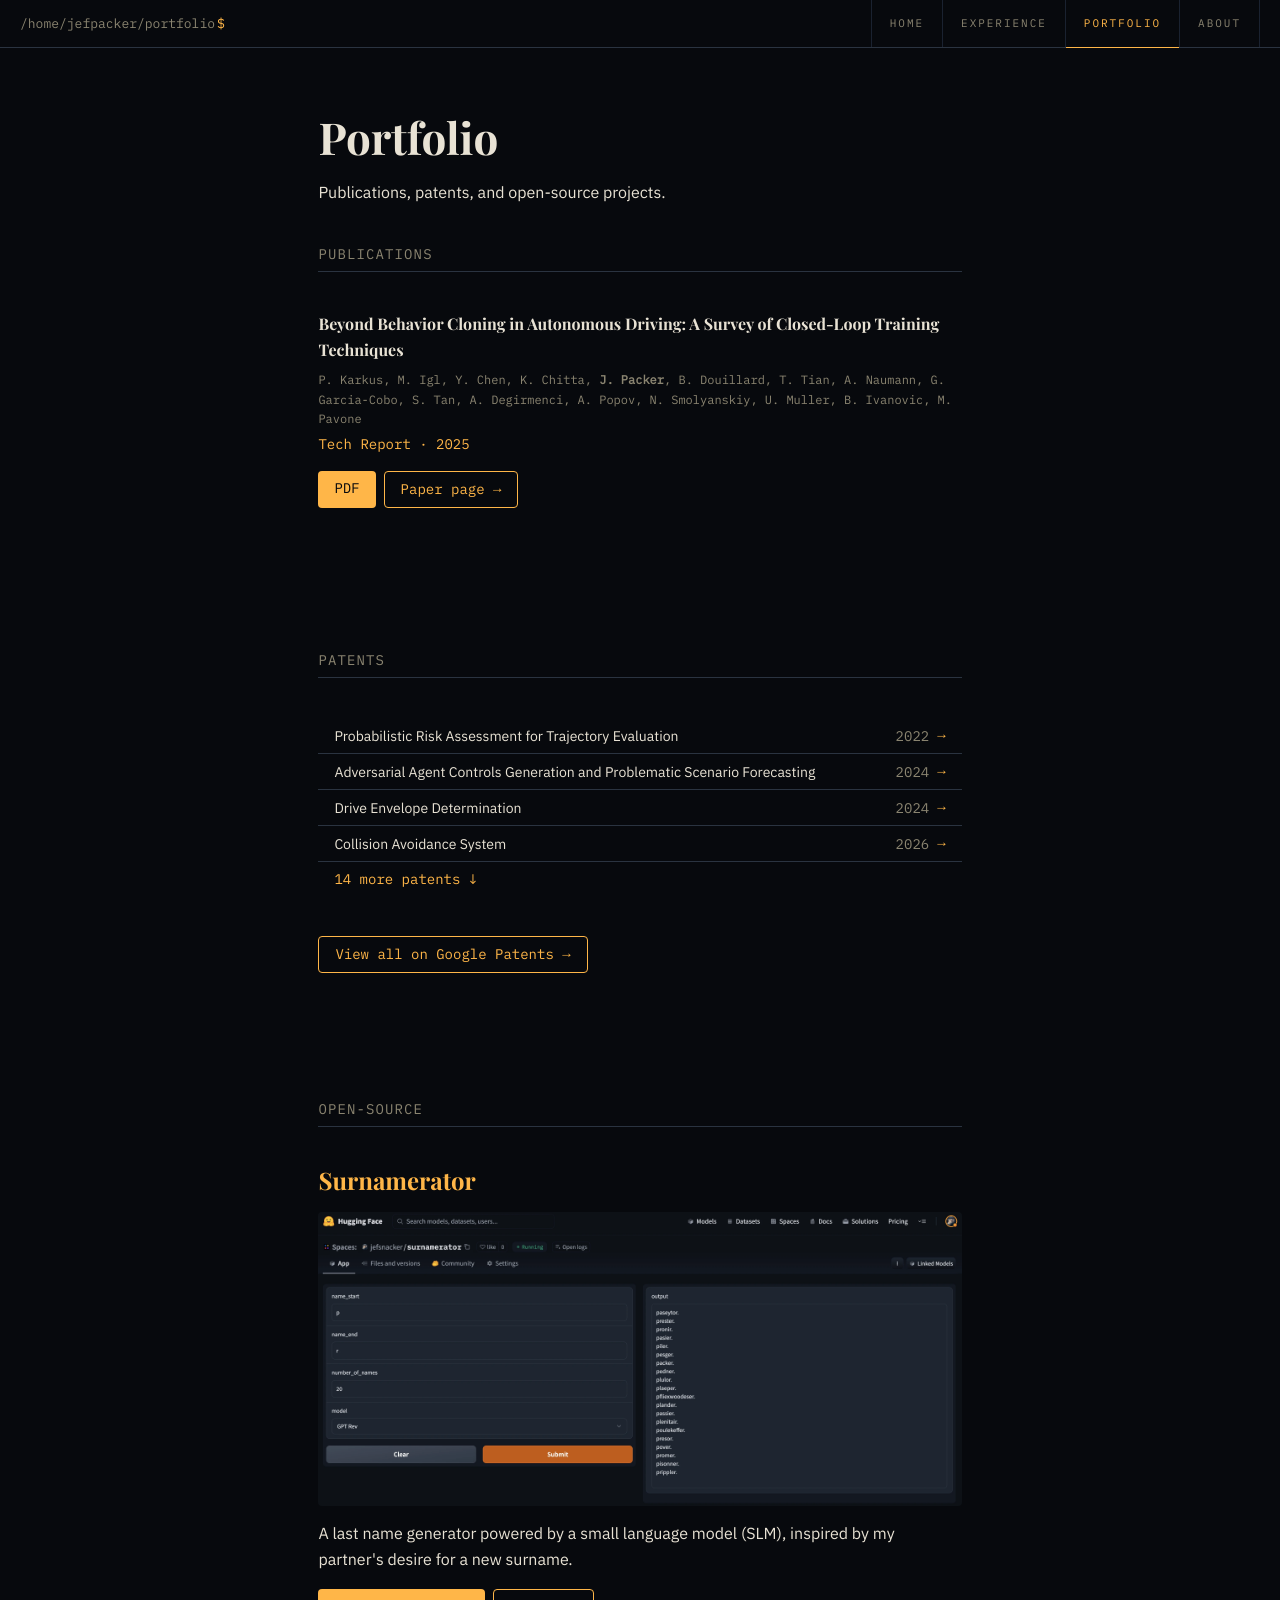
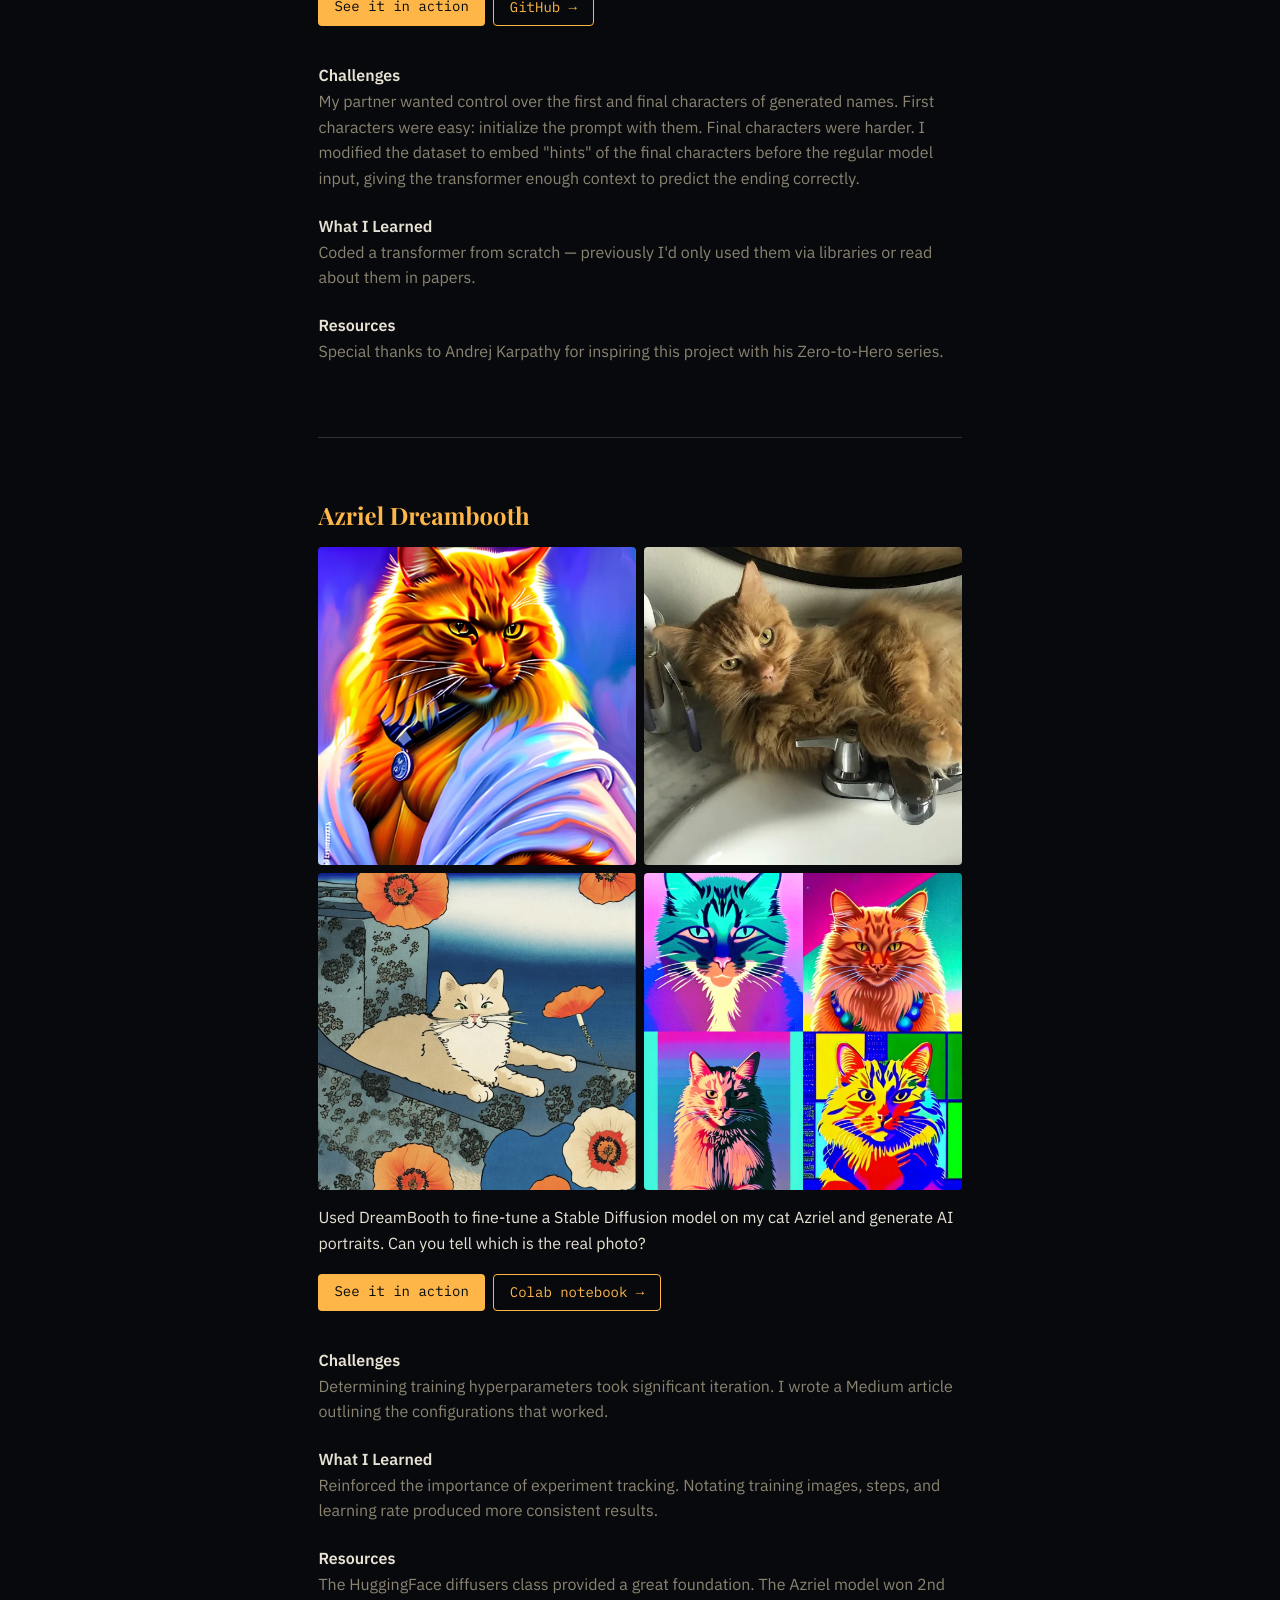
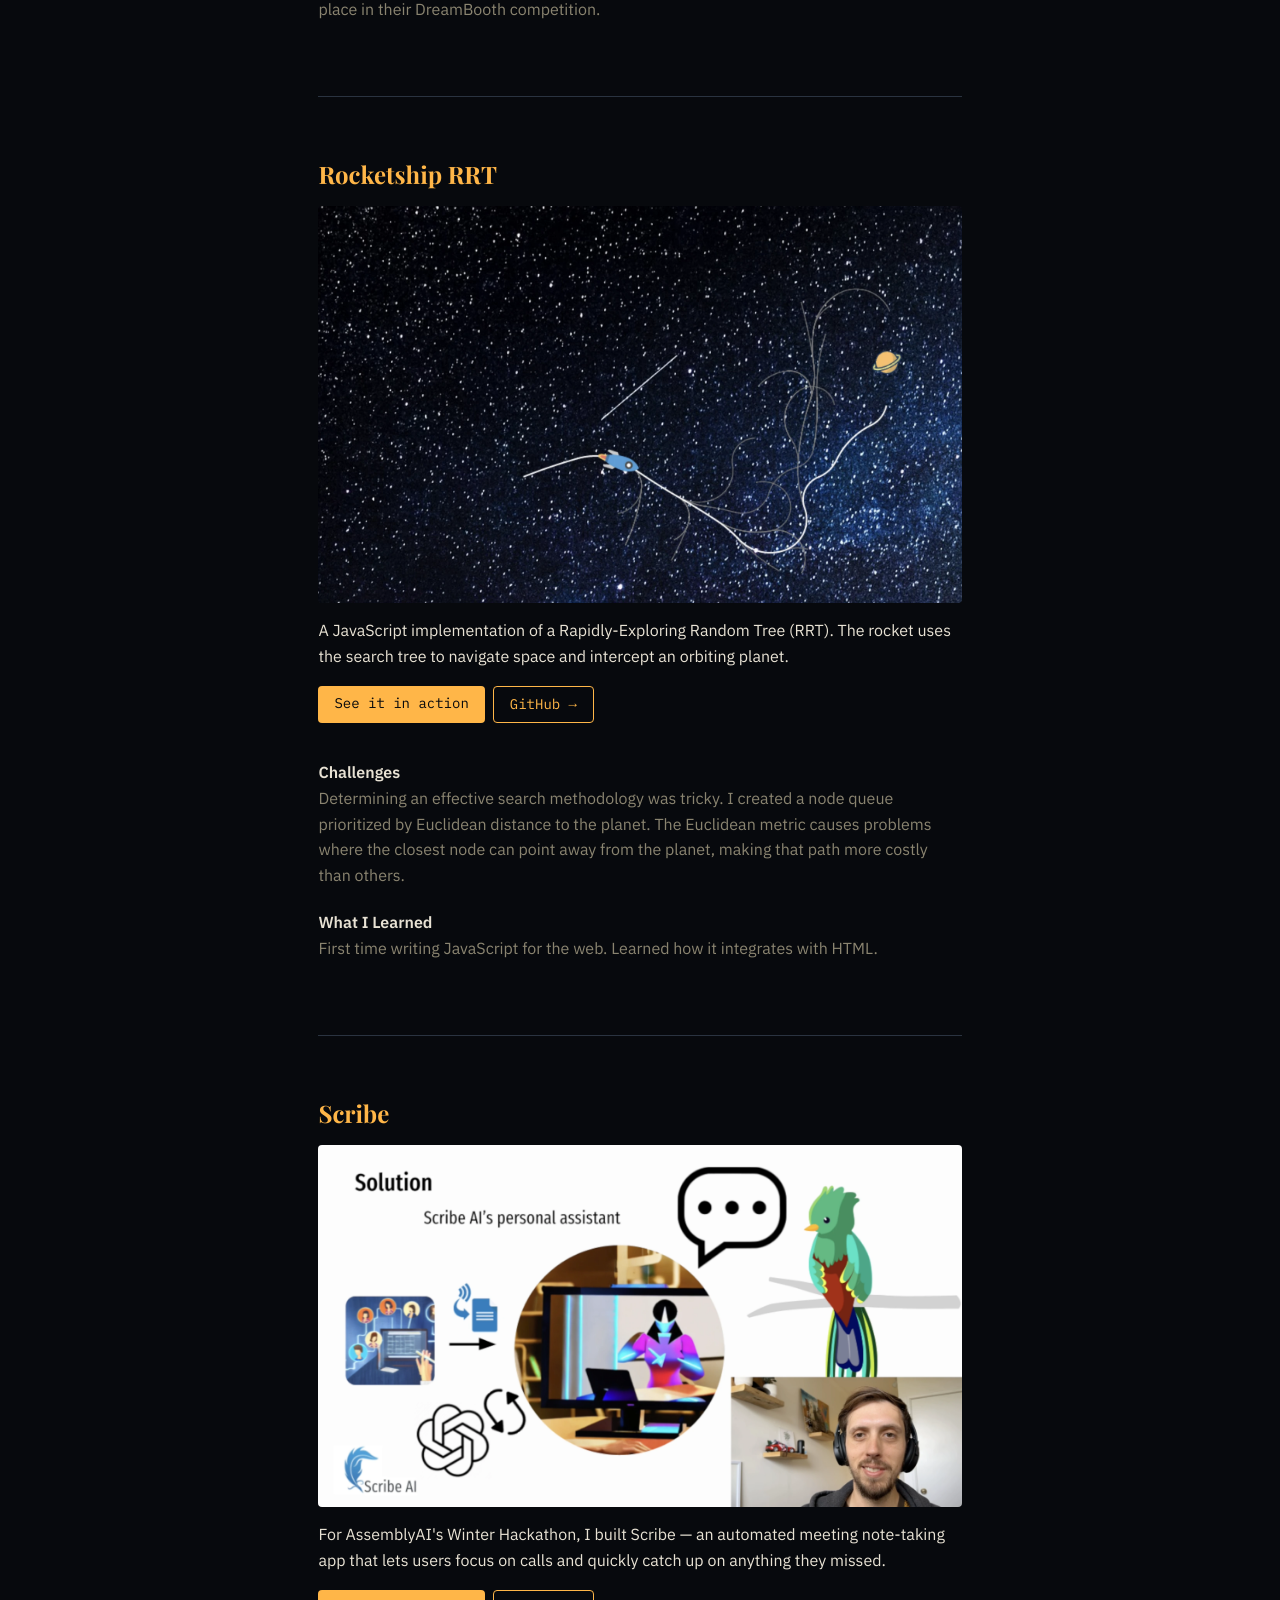
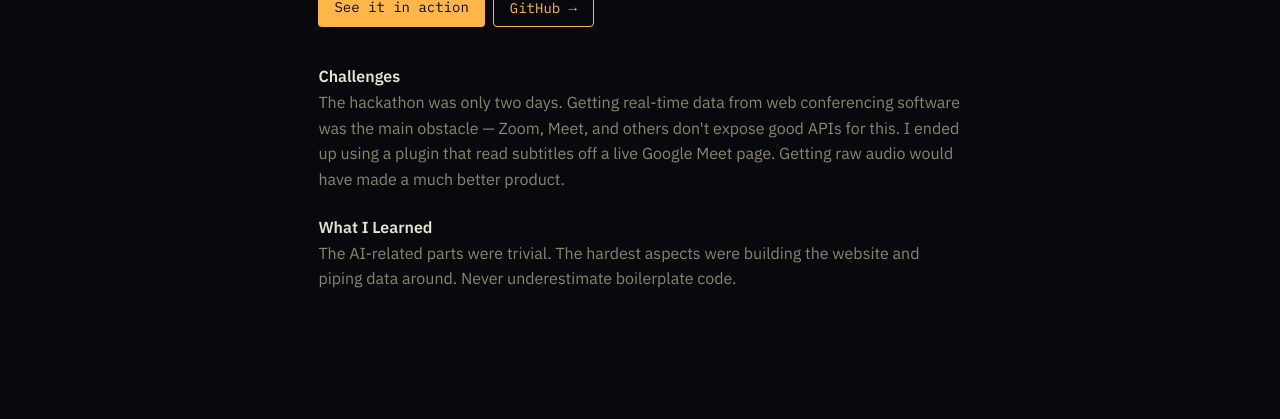
<file: portfolio.html>
<!DOCTYPE html>
<html lang="en">
<head>
  <meta charset="UTF-8">
  <meta name="viewport" content="width=device-width, initial-scale=1">
  <meta name="color-scheme" content="dark">
  <meta name="description" content="Jef Packer's portfolio — publications, patents in autonomous vehicle safety and planning, and open-source projects.">
  <title>Portfolio — Jef Packer</title>
  <link rel="canonical" href="https://jefpacker.ai/portfolio.html">

  <meta property="og:type" content="website">
  <meta property="og:title" content="Portfolio — Jef Packer">
  <meta property="og:description" content="Publications, patents in autonomous vehicle safety and planning, and open-source projects.">
  <meta property="og:image" content="https://jefpacker.ai/assets/og-card.png">
  <meta property="og:image:alt" content="Jef Packer — ML Engineer and Roboticist">
  <meta property="og:url" content="https://jefpacker.ai/portfolio.html">
  <meta name="twitter:card" content="summary_large_image">

  <script type="application/ld+json">
  {
    "@context": "https://schema.org",
    "@type": "BreadcrumbList",
    "itemListElement": [
      {"@type": "ListItem", "position": 1, "name": "Home", "item": "https://jefpacker.ai"},
      {"@type": "ListItem", "position": 2, "name": "Portfolio", "item": "https://jefpacker.ai/portfolio.html"}
    ]
  }
  </script>

  <link rel="icon" href="assets/planet.png" type="image/png">
  <link rel="preload" as="font" href="assets/fonts/playfair-display-700.woff2" type="font/woff2" crossorigin>
  <link rel="preload" as="font" href="assets/fonts/ibm-plex-sans-400.woff2" type="font/woff2" crossorigin>
  <link rel="preload" as="font" href="assets/fonts/ibm-plex-mono-400.woff2" type="font/woff2" crossorigin>
  <link rel="prefetch" href="about.html">

  <link rel="stylesheet" href="style.css">

  <script src="assets/main.js" defer></script>
</head>
<body>
  <a href="#main-content" class="skip-link">Skip to main content</a>

  <header class="topbar">
    <a class="brand" href="/"><span>/home/jefpacker/portfolio</span><span class="brand-caret">$</span></a>
    <button class="nav-toggle" id="nav-toggle" aria-expanded="false" aria-label="Toggle navigation">☰</button>
    <nav class="nav" id="nav" aria-label="Main navigation">
      <a href="/">HOME</a>
      <a href="experience.html">EXPERIENCE</a>
      <a href="portfolio.html" class="active">PORTFOLIO</a>
      <a href="about.html">ABOUT</a>
    </nav>
  </header>

  <main id="main-content" class="page-layout">
    <header>
      <h1>Portfolio</h1>
      <p>Publications, patents, and open-source projects.</p>
    </header>

    <section aria-label="Publications">
      <h2 class="section-label">Publications</h2>

      <article class="pub-card">
        <h3 class="pub-title">Beyond Behavior Cloning in Autonomous Driving: A Survey of Closed-Loop Training Techniques</h3>
        <p class="pub-authors">P. Karkus, M. Igl, Y. Chen, K. Chitta, <strong>J. Packer</strong>, B. Douillard, T. Tian, A. Naumann, G. Garcia-Cobo, S. Tan, A. Degirmenci, A. Popov, N. Smolyanskiy, U. Muller, B. Ivanovic, M. Pavone</p>
        <p class="pub-venue">Tech Report · 2025</p>
        <div class="card-links">
          <a href="https://d1qx31qr3h6wln.cloudfront.net/publications/beyond_bc_survey_preprint.pdf" class="btn">PDF</a>
          <a href="https://research.nvidia.com/publication/2025-12_beyond-behavior-cloning-autonomous-driving-survey-closed-loop-training" class="btn btn-outline">Paper page →</a>
        </div>
      </article>

    </section>

    <section aria-label="Patents">
      <h2 class="section-label">Patents</h2>

      <div class="patent-list">
        <a class="patent-row" href="https://patents.google.com/patent/US11215997B2">
          <span class="patent-row-title">Probabilistic Risk Assessment for Trajectory Evaluation</span>
          <span class="patent-row-meta">
            <span class="patent-row-year">2022</span>
            <span class="patent-row-link">→</span>
          </span>
        </a>
        <a class="patent-row" href="https://patents.google.com/patent/US11891088B1">
          <span class="patent-row-title">Adversarial Agent Controls Generation and Problematic Scenario Forecasting</span>
          <span class="patent-row-meta">
            <span class="patent-row-year">2024</span>
            <span class="patent-row-link">→</span>
          </span>
        </a>
        <a class="patent-row" href="https://patents.google.com/patent/US11875681B2">
          <span class="patent-row-title">Drive Envelope Determination</span>
          <span class="patent-row-meta">
            <span class="patent-row-year">2024</span>
            <span class="patent-row-link">→</span>
          </span>
        </a>
        <a class="patent-row" href="https://patents.google.com/patent/US12530970B2">
          <span class="patent-row-title">Collision Avoidance System</span>
          <span class="patent-row-meta">
            <span class="patent-row-year">2026</span>
            <span class="patent-row-link">→</span>
          </span>
        </a>
        <details class="patent-list-more">
          <summary class="patent-row">14 more patents ↓</summary>
          <a class="patent-row" href="https://patents.google.com/patent/US20220055616A1">
            <span class="patent-row-title">Collision Avoidance System with Trajectory Validation</span>
            <span class="patent-row-meta">
              <span class="patent-row-year">2022</span>
              <span class="patent-row-link">→</span>
            </span>
          </a>
          <a class="patent-row" href="https://patents.google.com/patent/US11161502B2">
            <span class="patent-row-title">Cost-Based Path Determination</span>
            <span class="patent-row-meta">
              <span class="patent-row-year">2021</span>
              <span class="patent-row-link">→</span>
            </span>
          </a>
          <a class="patent-row" href="https://patents.google.com/patent/US11407409B2">
            <span class="patent-row-title">System and Method for Trajectory Validation</span>
            <span class="patent-row-meta">
              <span class="patent-row-year">2022</span>
              <span class="patent-row-link">→</span>
            </span>
          </a>
          <a class="patent-row" href="https://patents.google.com/patent/US11577722B1">
            <span class="patent-row-title">Hyper Planning Based on Object and/or Region</span>
            <span class="patent-row-meta">
              <span class="patent-row-year">2023</span>
              <span class="patent-row-link">→</span>
            </span>
          </a>
          <a class="patent-row" href="https://patents.google.com/patent/US11565709B1">
            <span class="patent-row-title">Vehicle Controller Simulations</span>
            <span class="patent-row-meta">
              <span class="patent-row-year">2023</span>
              <span class="patent-row-link">→</span>
            </span>
          </a>
          <a class="patent-row" href="https://patents.google.com/patent/US12479424B2">
            <span class="patent-row-title">Collision Prediction and Avoidance for Vehicles</span>
            <span class="patent-row-meta">
              <span class="patent-row-year">2025</span>
              <span class="patent-row-link">→</span>
            </span>
          </a>
          <a class="patent-row" href="https://patents.google.com/patent/EP4003801B1">
            <span class="patent-row-title">System and Method for Effecting a Safety Stop Release in an Autonomous Vehicle</span>
            <span class="patent-row-meta">
              <span class="patent-row-year">2024</span>
              <span class="patent-row-link">→</span>
            </span>
          </a>
          <a class="patent-row" href="https://patents.google.com/patent/US11397434B2">
            <span class="patent-row-title">Consistency Validation for Vehicle Trajectory Selection</span>
            <span class="patent-row-meta">
              <span class="patent-row-year">2022</span>
              <span class="patent-row-link">→</span>
            </span>
          </a>
          <a class="patent-row" href="https://patents.google.com/patent/US11458965B2">
            <span class="patent-row-title">Feasibility Validation for Vehicle Trajectory Selection</span>
            <span class="patent-row-meta">
              <span class="patent-row-year">2022</span>
              <span class="patent-row-link">→</span>
            </span>
          </a>
          <a class="patent-row" href="https://patents.google.com/patent/US12060082B1">
            <span class="patent-row-title">Machine Learned Interaction Prediction from Top-Down Representation</span>
            <span class="patent-row-meta">
              <span class="patent-row-year">2024</span>
              <span class="patent-row-link">→</span>
            </span>
          </a>
          <a class="patent-row" href="https://patents.google.com/patent/US12037013B1">
            <span class="patent-row-title">Automated Reinforcement Learning Scenario Variation and Impact Penalties</span>
            <span class="patent-row-meta">
              <span class="patent-row-year">2024</span>
              <span class="patent-row-link">→</span>
            </span>
          </a>
          <a class="patent-row" href="https://patents.google.com/patent/WO2024039642A1">
            <span class="patent-row-title">Systems and Methods for Controlled Deceleration</span>
            <span class="patent-row-meta">
              <span class="patent-row-year">2024</span>
              <span class="patent-row-link">→</span>
            </span>
          </a>
          <a class="patent-row" href="https://patents.google.com/patent/EP4013654A4">
            <span class="patent-row-title">Modifying Limits on Vehicle Dynamics for Trajectories</span>
            <span class="patent-row-meta">
              <span class="patent-row-year">2023</span>
              <span class="patent-row-link">→</span>
            </span>
          </a>
          <a class="patent-row" href="https://patents.google.com/patent/US11772643B1">
            <span class="patent-row-title">Object Relevance Determination</span>
            <span class="patent-row-meta">
              <span class="patent-row-year">2023</span>
              <span class="patent-row-link">→</span>
            </span>
          </a>
          <button class="patent-row patent-row-collapse" type="button">show less ↑</button>
        </details>
      </div>

      <div class="patents-footer">
        <a href="https://patents.google.com/?inventor=jefferson+bradfield+packer" class="btn btn-outline">View all on Google Patents →</a>
      </div>

    </section>

    <section aria-label="Open-Source Projects">
      <h2 class="section-label">Open-Source</h2>

      <article class="project-card">
        <h3 class="project-heading">Surnamerator</h3>
        <picture>
          <source srcset="assets/surnamerator.webp" type="image/webp">
          <img
            class="project-image"
            src="assets/surnamerator.png"
            alt="Surnamerator app screenshot showing a surname generation interface"
            loading="lazy"
            width="1388"
            height="780"
          >
        </picture>
        <p class="project-desc">A last name generator powered by a small language model (SLM), inspired by my partner's desire for a new surname.</p>
        <div class="card-links">
          <a href="https://huggingface.co/spaces/jefsnacker/surnamerator" class="btn">See it in action</a>
          <a href="https://github.com/jbpacker/surnamerator" class="btn btn-outline">GitHub →</a>
        </div>
        <h4 class="project-detail-heading">Challenges</h4>
        <p class="project-detail-body">My partner wanted control over the first and final characters of generated names. First characters were easy: initialize the prompt with them. Final characters were harder. I modified the dataset to embed "hints" of the final characters before the regular model input, giving the transformer enough context to predict the ending correctly.</p>
        <h4 class="project-detail-heading">What I Learned</h4>
        <p class="project-detail-body">Coded a transformer from scratch — previously I'd only used them via libraries or read about them in papers.</p>
        <h4 class="project-detail-heading">Resources</h4>
        <p class="project-detail-body">Special thanks to Andrej Karpathy for inspiring this project with his <a href="https://karpathy.ai/zero-to-hero.html">Zero-to-Hero series</a>.</p>
      </article>

      <article class="project-card">
        <h3 class="project-heading">Azriel Dreambooth</h3>
        <div class="project-image-grid">
          <picture>
            <source srcset="assets/azzy-poof.webp" type="image/webp">
            <img
              src="assets/azzy-poof.png"
              alt="AI-generated portrait of Azriel the cat"
              loading="lazy"
              width="775"
              height="775"
            >
          </picture>
          <picture>
            <source srcset="assets/azzy18.webp" type="image/webp">
            <img
              src="assets/azzy18.jpeg"
              alt="Real photo of Azriel the cat"
              loading="lazy"
              width="512"
              height="512"
            >
          </picture>
          <picture>
            <source srcset="assets/azzy-portrait.webp" type="image/webp">
            <img
              src="assets/azzy-portrait.png"
              alt="AI-generated portrait of Azriel the cat"
              loading="lazy"
              width="1212"
              height="1212"
            >
          </picture>
          <picture>
            <source srcset="assets/azzy-rainbow.webp" type="image/webp">
            <img
              src="assets/azzy-rainbow.png"
              alt="AI-generated rainbow portrait of Azriel the cat"
              loading="lazy"
              width="523"
              height="523"
            >
          </picture>
        </div>
        <p class="project-desc">Used DreamBooth to fine-tune a Stable Diffusion model on my cat Azriel and generate AI portraits. Can you tell which is the real photo?</p>
        <div class="card-links">
          <a href="https://huggingface.co/jefsnacker/azzy" class="btn">See it in action</a>
          <a href="https://colab.research.google.com/github/huggingface/notebooks/blob/main/diffusers/sd_dreambooth_training.ipynb" class="btn btn-outline">Colab notebook →</a>
        </div>
        <h4 class="project-detail-heading">Challenges</h4>
        <p class="project-detail-body">Determining training hyperparameters took significant iteration. I <a href="https://jefsnacker.medium.com/dreambooth-hyperparameter-guide-d8b7cd264245">wrote a Medium article</a> outlining the configurations that worked.</p>
        <h4 class="project-detail-heading">What I Learned</h4>
        <p class="project-detail-body">Reinforced the importance of experiment tracking. Notating training images, steps, and learning rate produced more consistent results.</p>
        <h4 class="project-detail-heading">Resources</h4>
        <p class="project-detail-body">The <a href="https://github.com/huggingface/diffusion-models-class#">HuggingFace diffusers class</a> provided a great foundation. The Azriel model won 2nd place in their DreamBooth competition.</p>
      </article>

      <article class="project-card">
        <h3 class="project-heading">Rocketship RRT</h3>
        <picture>
          <source srcset="assets/rrt-demo.webp" type="image/webp">
          <img
            class="project-image"
            src="assets/rrt-demo.png"
            alt="Rocketship RRT screenshot showing a search tree expanding toward an orbiting planet"
            loading="lazy"
            width="1662"
            height="934"
          >
        </picture>
        <p class="project-desc">A JavaScript implementation of a Rapidly-Exploring Random Tree (RRT). The rocket uses the search tree to navigate space and intercept an orbiting planet.</p>
        <div class="card-links">
          <a href="https://www.jefpacker.ai/" class="btn">See it in action</a>
          <a href="https://github.com/jbpacker/paths" class="btn btn-outline">GitHub →</a>
        </div>
        <h4 class="project-detail-heading">Challenges</h4>
        <p class="project-detail-body">Determining an effective search methodology was tricky. I created a node queue prioritized by Euclidean distance to the planet. The Euclidean metric causes problems where the closest node can point away from the planet, making that path more costly than others.</p>
        <h4 class="project-detail-heading">What I Learned</h4>
        <p class="project-detail-body">First time writing JavaScript for the web. Learned how it integrates with HTML.</p>
      </article>

      <article class="project-card">
        <h3 class="project-heading">Scribe</h3>
        <picture>
          <source srcset="assets/scribe.webp" type="image/webp">
          <img
            class="project-image"
            src="assets/scribe.png"
            alt="Scribe app screenshot showing automated meeting notes interface"
            loading="lazy"
            width="1813"
            height="1020"
          >
        </picture>
        <p class="project-desc">For AssemblyAI's Winter Hackathon, I built Scribe — an automated meeting note-taking app that lets users focus on calls and quickly catch up on anything they missed.</p>
        <div class="card-links">
          <a href="https://devpost.com/software/scribe-qvte7g" class="btn">See it in action</a>
          <a href="https://github.com/jbpacker/scribe" class="btn btn-outline">GitHub →</a>
        </div>
        <h4 class="project-detail-heading">Challenges</h4>
        <p class="project-detail-body">The hackathon was only two days. Getting real-time data from web conferencing software was the main obstacle — Zoom, Meet, and others don't expose good APIs for this. I ended up using a plugin that read subtitles off a live Google Meet page. Getting raw audio would have made a much better product.</p>
        <h4 class="project-detail-heading">What I Learned</h4>
        <p class="project-detail-body">The AI-related parts were trivial. The hardest aspects were building the website and piping data around. Never underestimate boilerplate code.</p>
      </article>

    </section>
  </main>
</body>
</html>
</file>
<file: style.css>
/* ============================================================
   jefpacker.ai — style.css
   Two themes: mission (amber) and vapor (synthwave).
   Switch via [data-theme] on <html>. Omitting data-theme = mission.
   ============================================================ */

/* ============================================================
   @font-face — local fonts (no CDN dependency)
   ============================================================ */

@font-face {
  font-family: 'Playfair Display';
  src: url('assets/fonts/playfair-display-400.woff2') format('woff2');
  font-weight: 400; font-style: normal; font-display: swap;
}

@font-face {
  font-family: 'Playfair Display';
  src: url('assets/fonts/playfair-display-700.woff2') format('woff2');
  font-weight: 700; font-style: normal; font-display: swap;
}

@font-face {
  font-family: 'IBM Plex Sans';
  src: url('assets/fonts/ibm-plex-sans-400.woff2') format('woff2');
  font-weight: 400; font-style: normal; font-display: swap;
}

@font-face {
  font-family: 'IBM Plex Sans';
  src: url('assets/fonts/ibm-plex-sans-600.woff2') format('woff2');
  font-weight: 600; font-style: normal; font-display: swap;
}

@font-face {
  font-family: 'IBM Plex Mono';
  src: url('assets/fonts/ibm-plex-mono-400.woff2') format('woff2');
  font-weight: 400; font-style: normal; font-display: swap;
}

/* ============================================================
   Tokens — mission defaults (content pages need no data-theme)
   ============================================================ */

:root {
  /* theme colors */
  --bg:          #07090d;
  --bg-2:        #0c1117;
  --border:      #2a3340;
  --border-soft: #1a2230;
  --text:        #e8e2d4;
  --muted:       #8a8470;
  --faint:       #4a4538;
  --accent:      #ffb648;
  --accent-2:    #ffb648;

  /* font stacks */
  --mono:  'IBM Plex Mono', ui-monospace, 'SF Mono', Menlo, monospace;
  --serif: 'Playfair Display', Georgia, serif;
  --sans:  'IBM Plex Sans', system-ui, sans-serif;

  /* legacy aliases — content-page component CSS uses these names unchanged */
  --color-bg:     var(--bg);
  --color-text:   var(--text);
  --color-accent: var(--accent);
  --color-muted:  var(--muted);
  --color-border: var(--border);
  --font-heading: var(--serif);
  --font-body:    var(--sans);
  --font-mono:    var(--mono);

  /* spacing scale (content pages) */
  --font-size-xs:   0.75rem;
  --font-size-sm:   0.875rem;
  --font-size-base: 1rem;
  --font-size-lg:   1.125rem;
  --font-size-xl:   1.5rem;
  --font-size-2xl:  2rem;
  --font-size-3xl:  2.75rem;
  --line-height-tight:  1.2;
  --line-height-normal: 1.6;
  --space-xs:  0.25rem;
  --space-sm:  0.5rem;
  --space-md:  1rem;
  --space-lg:  1.5rem;
  --space-xl:  2.5rem;
  --space-2xl: 4rem;
  --max-width: 72ch;
  --border-radius: 4px;

  color-scheme: dark;
}

/* ============================================================
   Vapor theme overrides
   ============================================================ */

[data-theme="vapor"] {
  --bg:          #0a0414;
  --bg-2:        #140a26;
  --border:      #3a1f5c;
  --border-soft: #25143d;
  --text:        #e8d9ff;
  --muted:       #8a78b5;
  --faint:       #5a4a85;
  --accent:      #ff2d95;
  --accent-2:    #00f0ff;
}

[data-theme="classic"] {
  --bg:          #111318;
  --bg-2:        #1a1d24;
  --border:      #2a2d35;
  --border-soft: #1e2129;
  --text:        #f0ede6;
  --muted:       #8a8680;
  --faint:       #4a4840;
  --accent:      #c8a96e;
  --accent-2:    #c8a96e;
}

[data-theme="vapor"] body {
  background: radial-gradient(ellipse at 50% 100%, #1a0633 0%, #0a0414 65%);
}

[data-theme="vapor"] body::after {
  content: '';
  position: fixed; inset: 0; pointer-events: none;
  background: repeating-linear-gradient(
    to bottom,
    rgba(0, 240, 255, 0.025) 0, rgba(0, 240, 255, 0.025) 1px,
    transparent 1px, transparent 3px
  );
  mix-blend-mode: screen; z-index: 100;
}

[data-theme="vapor"] body::before {
  content: '';
  position: fixed; inset: 0; pointer-events: none;
  background: radial-gradient(ellipse at center, transparent 50%, rgba(0,0,0,0.6) 100%);
  z-index: 99;
}

[data-theme="mission"] body::after {
  content: '';
  position: fixed; inset: 0; pointer-events: none;
  background: repeating-linear-gradient(
    to bottom,
    rgba(255, 182, 72, 0.012) 0, rgba(255, 182, 72, 0.012) 1px,
    transparent 1px, transparent 4px
  );
  z-index: 100;
}

/* ============================================================
   Base reset
   ============================================================ */

*, *::before, *::after { box-sizing: border-box; margin: 0; padding: 0; }

html { font-size: 100%; -webkit-text-size-adjust: 100%; }

@media (prefers-reduced-motion: no-preference) { html { scroll-behavior: smooth; } }

body {
  background-color: var(--bg);
  color: var(--text);
  font-family: var(--mono);
  -webkit-font-smoothing: antialiased;
  text-rendering: geometricPrecision;
}

img, picture, video, canvas, svg { display: block; max-width: 100%; }
input, button, textarea, select { font: inherit; }
p, h1, h2, h3, h4, h5, h6 { overflow-wrap: break-word; }
a { color: inherit; text-decoration: none; }
button { font: inherit; color: inherit; background: none; border: 0; cursor: pointer; }

@media (prefers-reduced-motion: no-preference) {
  a, button { transition: color 0.15s ease, background-color 0.15s ease; }
}

:focus-visible {
  outline: 2px solid var(--accent);
  outline-offset: 3px;
  border-radius: var(--border-radius);
}

/* ============================================================
   Shared topbar — all pages
   ============================================================ */

.topbar {
  display: flex;
  align-items: center;
  padding: 0 20px;
  height: 48px;
  border-bottom: 1px solid var(--border);
  background: var(--bg);
  gap: 16px;
  flex-shrink: 0;
  position: sticky;
  top: 0;
  z-index: 50;
}

.brand {
  display: flex;
  align-items: baseline;
  color: var(--muted);
  font-family: var(--mono);
  font-size: 13px;
  white-space: nowrap;
  text-decoration: none;
}

.brand-caret { color: var(--accent); margin-left: 2px; font-weight: 500; }
[data-theme="vapor"] .brand-caret { color: var(--accent-2); text-shadow: 0 0 8px rgba(0,240,255,.5); }

.nav {
  display: flex;
  height: 100%;
  margin-left: auto;
}

.nav a {
  display: flex;
  align-items: center;
  padding: 0 18px;
  font-size: 11px;
  text-transform: uppercase;
  letter-spacing: 0.18em;
  color: var(--muted);
  border-left: 1px solid var(--border-soft);
  position: relative;
  transition: color .15s;
  white-space: nowrap;
}

.nav a:last-child { border-right: 1px solid var(--border-soft); }
.nav a:hover { color: var(--text); }
.nav a.active { color: var(--accent); }
.nav a.active::after {
  content: '';
  position: absolute; left: 0; right: 0; bottom: -1px;
  height: 1px; background: var(--accent);
}

/* Theme switch — inside .app .topbar (index only) */
.theme-switch {
  display: flex;
  border: 1px solid var(--border);
  height: 22px;
  opacity: 0.45;
}

.theme-switch:hover { opacity: 1; transition: opacity .2s; }

.theme-switch button,
.theme-switch .theme-classic {
  display: flex;
  align-items: center;
  padding: 0 10px;
  font-size: 9px;
  font-family: var(--mono);
  letter-spacing: 0.1em;
  color: var(--muted);
  border-right: 1px solid var(--border);
  text-decoration: none;
  white-space: nowrap;
}

.theme-switch button:last-child,
.theme-switch .theme-classic { border-right: none; }

.theme-switch button.on {
  background: var(--accent);
  color: var(--bg);
}

[data-theme="vapor"] .theme-switch button.on {
  box-shadow: 0 0 12px rgba(255, 45, 149, 0.6);
}

/* Hamburger — mobile only */
.nav-toggle {
  display: none;
  padding: 8px;
  color: var(--muted);
  font-size: 18px;
  line-height: 1;
  margin-left: auto;
}

/* Skip link */
.skip-link {
  position: absolute; top: -100%; left: 0;
  padding: 0.5rem 1rem;
  background: var(--accent); color: var(--bg);
  font-family: var(--sans); font-size: 0.875rem; font-weight: 600;
  z-index: 999;
}
.skip-link:focus { top: 0; }

/* ============================================================
   App-shell layout — index.html only (requires .app wrapper)
   ============================================================ */

.app {
  width: 100vw;
  height: 100vh;
  display: grid;
  grid-template-rows: 48px 1fr 32px;
  overflow: hidden;
}

.mobile-bio { display: none; }

.main {
  display: grid;
  grid-template-columns: 380px 1fr;
  min-height: 0;
}

.sidebar {
  border-right: 1px solid var(--border);
  display: flex;
  flex-direction: column;
  background: var(--bg);
  overflow: hidden;
  padding: 56px 40px 40px;
  gap: 40px;
}

.canvas-pane {
  position: relative;
  overflow: hidden;
}

#rrt { position: absolute; inset: 0; }
#rrt canvas { display: block; width: 100%; height: 100%; cursor: crosshair; }

.statusbar {
  border-top: 1px solid var(--border);
  display: flex;
  align-items: center;
  font-size: 9px;
  letter-spacing: 0.14em;
  text-transform: uppercase;
  color: var(--muted);
  padding: 0 16px;
  background: var(--bg);
}

.statusbar .spacer { flex: 1; }
.statusbar-hint { margin-right: 16px; }

/* Identity */
.identity-name {
  font-family: var(--mono);
  font-size: 22px;
  font-weight: 500;
  letter-spacing: 0.02em;
  color: var(--text);
  margin-bottom: 6px;
}

[data-theme="vapor"] .identity-name {
  color: var(--accent-2);
  text-shadow: 0 0 14px rgba(0, 240, 255, 0.35);
}

.identity-role {
  font-size: 10px;
  letter-spacing: 0.15em;
  text-transform: uppercase;
  color: var(--muted);
  margin-bottom: 22px;
}

.bio {
  font-size: 13px;
  line-height: 1.7;
  color: var(--text);
  opacity: 0.85;
  max-width: 36ch;
}

.bio p { margin-bottom: 6px; }

@keyframes blink { 0%, 100% { opacity: 1; } 50% { opacity: 0; } }

.bio p:last-child::after,
.mobile-bio::after {
  content: '▌';
  color: var(--accent);
  animation: blink 1s step-end infinite;
  margin-left: 2px;
}

.bio .prompt, .mobile-bio .prompt {
  display: inline-block;
  color: var(--accent);
  margin-right: 8px;
  opacity: 0.7;
  font-weight: 500;
}

[data-theme="vapor"] .bio .prompt,
[data-theme="vapor"] .mobile-bio .prompt { color: var(--accent-2); }

[data-theme="vapor"] .bio .prompt,
[data-theme="vapor"] .mobile-bio .prompt { display: none; }

[data-theme="vapor"] .bio p:last-child::after,
[data-theme="vapor"] .mobile-bio::after { display: none; }

/* Telemetry widget */
.tele { border-bottom: 1px solid var(--border-soft); padding-bottom: 4px; }

.tele-frame {
  font-family: var(--mono);
  font-size: 11px;
  color: var(--muted);
  line-height: 1.3;
  padding: 14px 0 16px;
}

.tele-top, .tele-bot {
  display: flex;
  align-items: center;
  color: var(--faint);
}

.tele-fill {
  flex: 1;
  height: 1px;
  background: var(--border-soft);
  margin: 0 2px;
}

.tele-top b { color: var(--muted); font-weight: 400; letter-spacing: 0.04em; }
[data-theme="vapor"] .tele-top b { color: var(--accent-2); }
[data-theme="mission"] .tele-top b { color: var(--accent); }

.tele-body { padding: 8px 12px 6px; }

.tele-row {
  display: flex;
  justify-content: space-between;
  font-size: 11px;
  padding: 3px 0;
  letter-spacing: 0.02em;
}

.tele-k { color: var(--muted); }

.tele-v {
  color: var(--muted);
  font-variant-numeric: tabular-nums;
  font-weight: 500;
  white-space: nowrap;
  flex-shrink: 0;
}

.tele-spark {
  display: flex;
  align-items: flex-end;
  justify-content: space-between;
  height: 32px;
  margin-top: 10px;
  gap: 1px;
}

.tele-spark span {
  display: inline-block;
  flex: 1;
  background: var(--faint);
  height: 1px;
  transition: height .8s ease, opacity .8s ease;
}

.tele-axis {
  display: flex;
  justify-content: space-between;
  font-size: 9px;
  color: var(--faint);
  margin-top: 4px;
  letter-spacing: 0.05em;
}

/* Links */
.page-nav-links { margin-top: auto; }

.page-nav-links .link-handle {
  color: var(--muted);
  opacity: 0.85;
}
.links { margin-top: 0; display: flex; flex-direction: column; gap: 24px; }
.mobile-copyright { display: none; }
.links-grid { display: flex; flex-direction: column; }

.link-row {
  display: flex;
  align-items: center;
  justify-content: space-between;
  padding: 11px 0;
  border-bottom: 1px solid var(--border-soft);
  font-size: 12px;
  color: var(--text);
  transition: color .15s, padding .15s;
}

.link-row:first-child { border-top: 1px solid var(--border-soft); }
.link-row:hover { color: var(--accent); padding-left: 4px; }

.link-key { letter-spacing: 0.04em; font-size: 12px; min-width: 70px; }

.link-handle {
  flex: 1;
  text-align: right;
  color: var(--faint);
  font-size: 11px;
  margin-right: 14px;
  opacity: 0.65;
  transition: opacity .15s, color .15s;
}

.link-row:hover .link-handle { opacity: 1; color: var(--muted); }

.link-arrow {
  color: var(--faint);
  font-size: 12px;
  transition: color .15s, transform .15s;
}

.link-row:hover .link-arrow { color: var(--accent); transform: translateX(3px); }

/* HUD */
.hud { position: absolute; inset: 0; pointer-events: none; z-index: 5; }

.hud-label {
  position: absolute;
  font-size: 10px;
  letter-spacing: 0.18em;
  text-transform: uppercase;
  color: var(--muted);
}

.hud-bl { bottom: 48px; left: 16px; }

.hud-corners { position: absolute; inset: 16px; pointer-events: none; }

.hud-corners::before, .hud-corners::after, .corner-tr, .corner-bl {
  position: absolute;
  width: 12px; height: 12px;
  border-color: var(--accent);
  border-style: solid;
  border-width: 0;
  opacity: 0.35;
}

.hud-corners::before { content: ''; top: 0; left: 0; border-top-width: 1px; border-left-width: 1px; }
.hud-corners::after  { content: ''; bottom: 0; right: 0; border-bottom-width: 1px; border-right-width: 1px; }
.corner-tr { top: 16px; right: 16px; border-top-width: 1px; border-right-width: 1px; }
.corner-bl { bottom: 16px; left: 16px; border-bottom-width: 1px; border-left-width: 1px; }

/* Canvas overlay page nav — mobile only (hidden by default, shown via media query) */
.canvas-page-nav {
  display: none;
  position: absolute;
  bottom: 0;
  left: 0;
  right: 0;
  flex-direction: row;
  justify-content: center;
  gap: 0;
  pointer-events: auto;
  z-index: 6;
}

.canvas-page-nav a {
  color: var(--muted);
  font-family: var(--mono);
  font-size: 0.75rem;
  letter-spacing: 0.06em;
  text-decoration: none;
  padding: 14px 20px;
  background: transparent;
  transition: color 0.2s ease;
}

.canvas-page-nav a:hover {
  color: var(--text);
}

/* Nav drawer — mobile overlay (index only) */
.nav-drawer {
  position: fixed;
  top: 48px;
  left: 0;
  right: 0;
  background: var(--bg);
  border-top: 1px solid var(--border);
  border-bottom: 1px solid var(--border);
  box-shadow: 0 8px 24px rgba(0, 0, 0, 0.4);
  z-index: 200;
  padding: 20px;
  display: flex;
  flex-direction: column;
  gap: 24px;
}

.nav-drawer[hidden] { display: none; }

.nav-backdrop {
  position: fixed;
  inset: 48px 0 0 0;
  z-index: 199;
  background: transparent;
}
.nav-backdrop[hidden] { display: none; }

.drawer-theme {
  display: flex;
  gap: 6px;
}

.drawer-theme button,
.drawer-theme .theme-classic {
  display: flex;
  align-items: center;
  padding: 4px 12px;
  font-size: 10px;
  font-family: var(--mono);
  letter-spacing: 0.1em;
  color: var(--muted);
  border: 1px solid var(--border);
  text-decoration: none;
}

.drawer-theme button.on {
  background: var(--accent);
  color: var(--bg);
  border-color: var(--accent);
}

.drawer-nav { display: flex; flex-direction: column; }

.drawer-nav a {
  padding: 14px 0;
  border-bottom: 1px solid var(--border-soft);
  font-size: 11px;
  letter-spacing: 0.18em;
  text-transform: uppercase;
  color: var(--muted);
}

.drawer-nav a.active { color: var(--accent); }
.drawer-nav a:last-child { border-bottom: none; }

/* ============================================================
   Content page layout — experience, portfolio, about
   ============================================================ */

.page-layout {
  width: 100%;
  max-width: calc(var(--max-width) + var(--space-xl) * 2);
  margin-inline: auto;
  padding-inline: var(--space-xl);
  padding-block: var(--space-2xl);
}

.page-layout header { margin-bottom: var(--space-xl); }
.page-layout header h1 { margin-bottom: var(--space-md); }
.page-layout p:not([class]) { margin-bottom: var(--space-md); }
.page-layout section + section { margin-top: var(--space-2xl); }
.page-layout section { display: flow-root; }

.site-footer {
  padding-inline: var(--space-xl);
  padding-block: var(--space-2xl);
  border-top: 1px solid var(--color-border);
}

/* ============================================================
   Typography — content pages (uses legacy aliases)
   ============================================================ */

h1, h2, h3 {
  font-family: var(--font-heading);
  font-weight: 700;
  line-height: var(--line-height-tight);
  color: var(--color-text);
}

h1 { font-size: clamp(1.75rem, 5vw, 2.75rem); }
h2 { font-size: var(--font-size-2xl); }
h3 { font-size: var(--font-size-xl); }

p { font-family: var(--font-body); font-size: var(--font-size-base); line-height: var(--line-height-normal); }

.mono {
  font-family: var(--font-mono);
  font-size: var(--font-size-sm);
  color: var(--color-muted);
  letter-spacing: 0.02em;
}

a.content-link {
  color: var(--color-accent);
  text-decoration: underline;
  text-underline-offset: 3px;
  text-decoration-thickness: 1px;
}

a.content-link:hover { color: var(--color-text); }

/* ============================================================
   Photo layout — about page
   ============================================================ */

.photo-aside-wrap {
  display: flex;
  flex-direction: column-reverse;
  gap: var(--space-md);
}

.photo-aside { width: 100%; border-radius: var(--border-radius); display: block; }
.photo-aside img { width: 100%; height: auto; display: block; border-radius: inherit; }

.photo-aside-wrap > div { order: 1; flex: 1; min-width: 0; }

@media (min-width: 40rem) {
  .photo-aside-wrap { flex-direction: row; align-items: flex-start; gap: var(--space-xl); }
  .photo-aside { width: 45%; flex-shrink: 0; order: 2; }
  .photo-aside-wrap p { order: 1; }
}

/* ============================================================
   Utilities
   ============================================================ */

.visually-hidden {
  position: absolute; width: 1px; height: 1px;
  padding: 0; margin: -1px; overflow: hidden;
  clip: rect(0,0,0,0); white-space: nowrap; border: 0;
}

/* ============================================================
   Timeline — experience page
   ============================================================ */

.timeline { position: relative; padding-left: 1.75rem; }

.timeline-line {
  position: absolute; left: 0; top: 0; bottom: 0; width: 1px;
  background-image: linear-gradient(
    to bottom,
    transparent var(--tl-line-start, 0px),
    var(--color-accent) var(--tl-line-start, 0px),
    var(--color-accent) var(--tl-progress, 0px),
    var(--color-border) var(--tl-progress, 0px),
    var(--color-border) var(--tl-line-end, 100%),
    transparent var(--tl-line-end, 100%)
  );
}

.timeline-entry { position: relative; padding-bottom: var(--space-xl); }

.timeline-dot {
  position: absolute;
  left: calc(-1.75rem - 3px);
  top: 0.3em;
  width: 7px; height: 7px;
  border-radius: 50%;
  background: var(--color-border);
}

.timeline-entry.past .timeline-dot { background: var(--color-accent); }

.timeline-entry.current .timeline-dot {
  background: var(--color-accent);
  box-shadow: 0 0 0 2px var(--color-bg), 0 0 0 3.5px var(--color-accent);
}

.timeline-entry.future .timeline-dot,
.timeline-entry.future .timeline-date,
.timeline-entry.future h3,
.timeline-entry.future p { opacity: 0.7; }

.timeline-date {
  display: block;
  color: var(--color-accent);
  margin-bottom: var(--space-xs);
  font-family: var(--font-mono);
  font-size: var(--font-size-sm);
  letter-spacing: 0.02em;
}

.timeline-content h3 { margin-bottom: var(--space-sm); }
.timeline-content p { color: var(--color-muted); margin-bottom: var(--space-sm); }
.timeline-content p + p { margin-top: calc(-1 * var(--space-xs)); }

.timeline-content a {
  font-family: var(--font-mono);
  font-size: var(--font-size-sm);
  color: var(--color-accent);
  display: inline-block;
  margin-bottom: var(--space-sm);
}

.timeline-content a:hover { color: var(--color-text); }

@media (prefers-reduced-motion: no-preference) {
  .timeline-entry { transition: opacity 0.2s ease; }
  .timeline-dot { transition: background 0.2s ease, box-shadow 0.2s ease; }
}

.timeline-close {
  margin-top: var(--space-2xl);
  padding-top: var(--space-2xl);
  padding-bottom: var(--space-2xl);
  border-top: 1px solid var(--color-border);
  text-align: center;
}

.timeline-close p {
  font-family: var(--font-heading);
  font-size: var(--font-size-lg);
  font-style: italic;
  color: var(--color-muted);
  max-width: 36ch;
  margin-inline: auto;
  line-height: var(--line-height-normal);
}

/* ============================================================
   Projects page
   ============================================================ */

.section-label {
  font-family: var(--font-mono);
  font-size: var(--font-size-sm);
  color: var(--color-muted);
  font-weight: 400;
  letter-spacing: 0.08em;
  text-transform: uppercase;
  margin-bottom: var(--space-xl);
  padding-bottom: var(--space-sm);
  border-bottom: 1px solid var(--color-border);
}

.card-links { display: flex; flex-wrap: wrap; gap: var(--space-sm); margin-bottom: var(--space-xl); }

.btn {
  display: inline-block;
  padding: var(--space-sm) var(--space-md);
  background-color: var(--color-accent);
  color: var(--color-bg);
  font-family: var(--font-mono);
  font-size: var(--font-size-sm);
  text-decoration: none;
  border-radius: var(--border-radius);
  white-space: nowrap;
}

.btn:hover { opacity: 0.85; }

.btn-outline {
  background-color: transparent;
  color: var(--color-accent);
  border: 1px solid var(--color-accent);
}

.btn-outline:hover {
  background-color: var(--color-accent);
  color: var(--color-bg);
  opacity: 1;
}

.project-card {
  padding-bottom: var(--space-2xl);
  margin-bottom: var(--space-2xl);
  border-bottom: 1px solid var(--color-border);
}

.project-card:last-child { border-bottom: none; margin-bottom: 0; }

.project-heading {
  font-family: var(--font-heading);
  font-size: var(--font-size-xl);
  color: var(--color-accent);
  margin-bottom: var(--space-md);
}

.project-image {
  width: 100%; height: auto;
  border-radius: var(--border-radius);
  display: block;
  margin-bottom: var(--space-md);
}

.project-image-grid {
  display: grid;
  grid-template-columns: 1fr 1fr;
  gap: var(--space-sm);
  margin-bottom: var(--space-md);
}

.project-image-grid picture { display: block; min-width: 0; }

.project-image-grid img {
  width: 100%; height: auto;
  border-radius: var(--border-radius);
  display: block;
  object-fit: cover;
  aspect-ratio: 1 / 1;
}

.project-desc { color: var(--color-text); margin-bottom: var(--space-md); }

.project-detail-heading {
  font-family: var(--font-body);
  font-size: var(--font-size-base);
  font-weight: 600;
  color: var(--color-text);
  margin-top: var(--space-lg);
  margin-bottom: var(--space-xs);
}

.project-detail-body { color: var(--color-muted); margin-bottom: var(--space-sm); }

/* Publications */

.pub-card {
  padding-bottom: var(--space-xl);
  margin-bottom: var(--space-xl);
  border-bottom: 1px solid var(--color-border);
}

.pub-card:last-child { border-bottom: none; margin-bottom: 0; }

.pub-title {
  font-family: var(--font-heading);
  font-size: var(--font-size-base);
  color: var(--color-text);
  font-weight: 700;
  margin-bottom: var(--space-sm);
  line-height: var(--line-height-normal);
}

.pub-authors {
  font-family: var(--font-mono);
  font-size: var(--font-size-xs);
  color: var(--color-muted);
  margin-bottom: var(--space-xs);
  line-height: var(--line-height-normal);
}

.pub-venue {
  font-family: var(--font-mono);
  font-size: var(--font-size-sm);
  color: var(--color-accent);
  margin-bottom: var(--space-md);
}

/* Patents */

.patent-list { margin-bottom: var(--space-xl); }

.patent-row {
  display: flex;
  justify-content: space-between;
  align-items: baseline;
  gap: var(--space-md);
  padding: var(--space-sm) var(--space-md);
  border-bottom: 1px solid var(--color-border);
  text-decoration: none;
}

.patent-row:last-child { border-bottom: none; }

a.patent-row:hover { background-color: color-mix(in srgb, var(--color-accent) 6%, transparent); }
a.patent-row:hover .patent-row-title { color: var(--color-accent); }

.patent-row-title {
  font-family: var(--font-body);
  font-size: var(--font-size-sm);
  color: var(--color-text);
  flex: 1;
}

.patent-row-meta { display: flex; align-items: center; gap: var(--space-sm); flex-shrink: 0; }

.patent-row-year {
  font-family: var(--font-mono);
  font-size: var(--font-size-sm);
  color: var(--color-muted);
}

.patent-row-link {
  font-family: var(--font-mono);
  font-size: var(--font-size-sm);
  color: var(--color-accent);
  white-space: nowrap;
}

details.patent-list-more { border-bottom: none; }

details.patent-list-more > summary.patent-row {
  cursor: pointer;
  list-style: none;
  color: var(--color-accent);
  font-family: var(--font-mono);
  font-size: var(--font-size-sm);
  justify-content: flex-start;
  border-bottom: none;
}

details.patent-list-more > summary.patent-row::-webkit-details-marker { display: none; }
details.patent-list-more > summary.patent-row::marker { display: none; content: ''; }
details.patent-list-more[open] > summary.patent-row { display: none; }

button.patent-row {
  background: none; border: none;
  border-bottom: 1px solid var(--color-border);
  width: 100%; text-align: left; cursor: pointer;
  color: var(--color-accent);
  font-family: var(--font-mono);
  font-size: var(--font-size-sm);
  justify-content: flex-start;
}

.patents-footer { margin-top: var(--space-lg); margin-bottom: var(--space-2xl); }

/* ============================================================
   Mobile — app-shell (max-width: 820px)
   ============================================================ */

@media (max-width: 820px) {
  /* Switch app from grid to flex so display:contents on .main works */
  .app {
    display: flex;
    flex-direction: column;
    height: 100dvh;
    overflow: hidden;
  }

  .app .topbar { flex-shrink: 0; }

  .mobile-bio {
    display: block;
    flex-shrink: 0;
    padding: 8px 16px;
    font-size: 11px;
    color: var(--text);
    opacity: 0.85;
    border-bottom: 1px solid var(--border);
    line-height: 1.6;
  }

  .main {
    display: flex;
    flex-direction: column;
    flex: 1;
    min-height: 0;
    order: 3;
  }

  .canvas-pane { order: 1; flex: 1; min-height: 0; position: relative; width: 100%; }
  .sidebar { order: 2; flex-shrink: 0; border-right: 0; border-bottom: 1px solid var(--border); padding: 16px 20px; gap: 16px; }

  .link-handle { display: none; }
  .link-arrow { display: none; }

  .links {
    gap: 0;
    flex-direction: row;
    align-items: center;
    border-top: 1px solid var(--border-soft);
    padding: 0;
    margin-top: 0;
  }

  .links-grid {
    flex-direction: row;
    flex: none;
  }

  .link-row {
    flex: none;
    justify-content: center;
    padding: 10px 14px;
    border-bottom: none;
    border-right: 1px solid var(--border-soft);
  }

  .link-row:first-child { border-top: none; }
  .link-row:last-child { border-right: 1px solid var(--border-soft); }

  .link-key {
    font-size: 0;
    min-width: unset;
    letter-spacing: 0;
  }

  .link-key::before {
    content: attr(data-short);
    font-size: 11px;
    letter-spacing: 0.08em;
    text-transform: uppercase;
  }

  .mobile-copyright {
    display: block;
    font-size: 9px;
    letter-spacing: 0.1em;
    color: var(--muted);
    padding: 0 16px;
    white-space: nowrap;
    margin-left: auto;
  }

  /* Hide desktop-only elements */
  .identity { display: none; }
  .statusbar { display: none; }

  /* Telemetry condensed */
  .tele { border-bottom: none; padding-bottom: 0; }
  .tele-frame { padding: 8px 0; }
  .tele-body { display: flex; flex-direction: column; gap: 4px; padding: 4px 8px; }
  .tele-spark { height: 20px; margin-top: 6px; }

  /* Nav hidden, drawer handles it */
  .app .topbar .nav { display: none; }
  .nav-toggle { display: block; }
  .app .topbar .theme-switch { display: none; }

  .canvas-page-nav {
    display: flex;
  }

  .page-nav-links {
    display: none;
  }

  .classic-hero {
    padding: var(--space-sm);
    gap: var(--space-sm);
  }
}

/* ============================================================
   Mobile — content page nav (max-width: 820px)
   ============================================================ */

@media (max-width: 820px) {
  .nav { display: none; }

  /* Topbar expands in-flow when nav opens — pushes content down, not overlay */
  .topbar:has(.nav.is-open) {
    flex-wrap: wrap;
    height: auto;
    align-items: flex-start;
  }

  /* Keep brand and toggle row at 48px when topbar expands */
  .topbar:has(.nav.is-open) .brand,
  .topbar:has(.nav.is-open) .nav-toggle {
    height: 48px;
    display: flex;
    align-items: center;
  }

  .nav.is-open {
    display: flex;
    flex-direction: column;
    width: 100%;
    background: var(--bg);
    border-top: 1px solid var(--border-soft);
  }

  .nav.is-open a {
    border-left: none;
    border-right: none;
    border-bottom: 1px solid var(--border-soft);
    padding: 14px 20px;
  }

  .nav.is-open a::after { display: none; }

  .nav-toggle { display: block; }

  .page-layout {
    padding-inline: var(--space-md);
    padding-block: var(--space-xl);
  }
}

/* ============================================================
   Vapor sidebar — hidden unless vapor theme active
   ============================================================ */

.tele-vapor { display: none; }
[data-theme="vapor"] .tele-vapor { display: block; }
[data-theme="vapor"] .tele:not(.tele-vapor) { display: none; }

/* ============================================================
   Classic theme overlay — full-screen canvas + hero overlay
   ============================================================ */

/* Hidden by default on all themes */
.classic-overlay { display: none; }

/* Classic theme: collapse sidebar column and statusbar row (desktop grid only — mobile uses flex) */
@media (min-width: 821px) {
  [data-theme="classic"] .app { grid-template-rows: 48px 1fr; }
  [data-theme="classic"] .main { grid-template-columns: 1fr; }
}

/* Classic theme: hide sidebar-era elements */
[data-theme="classic"] .sidebar,
[data-theme="classic"] .mobile-bio,
[data-theme="classic"] .hud,
[data-theme="classic"] .canvas-page-nav,
[data-theme="classic"] .statusbar { display: none; }

/* Classic theme: show overlay */
[data-theme="classic"] .classic-overlay {
  display: flex;
  flex-direction: column;
  position: absolute;
  inset: 0;
  z-index: 10;
  pointer-events: none;
  padding-inline: var(--space-xl);
  padding-block: var(--space-2xl);
}

.classic-hero {
  display: flex;
  flex-direction: column;
  gap: var(--space-lg);
  flex-shrink: 0;
  pointer-events: none;
  align-self: flex-start;
  background: color-mix(in srgb, var(--bg) 78%, transparent);
  backdrop-filter: blur(2px);
  border: 1px solid var(--border);
  padding: var(--space-md);
  border-radius: var(--border-radius);
}

.classic-hero h1 {
  font-family: var(--serif);
  font-size: clamp(1.25rem, 3.5vw, 2rem);
  font-weight: 700;
  line-height: 1.2;
  color: var(--text);
  pointer-events: auto;
}

.classic-tagline {
  font-family: var(--sans);
  font-size: clamp(0.75rem, 1.5vw, 0.9375rem);
  color: var(--muted);
  max-width: 40ch;
  line-height: 1.6;
  pointer-events: auto;
}

.classic-socials {
  display: flex;
  gap: var(--space-lg);
  flex-wrap: wrap;
  align-items: center;
  margin-top: auto;
  pointer-events: none;
}

.classic-social-link {
  display: inline-flex;
  align-items: center;
  color: var(--muted);
  text-decoration: none;
  pointer-events: auto;
  transition: color 0.15s ease;
}

.classic-social-link:hover { color: var(--text); }
.classic-social-link svg { width: 24px; height: 24px; fill: currentColor; }

@media (max-width: 820px) {
  [data-theme="classic"] .classic-overlay {
    padding-block-start: var(--space-md);
    padding-block-end: var(--space-lg);
    padding-inline: var(--space-md);
  }

  [data-theme="classic"] .classic-hero {
    max-width: 75%;
  }
}

/* Vapor bars */
.vapor-bar-row {
  display: flex;
  align-items: center;
  gap: 6px;
  margin-bottom: 6px;
  font-size: 10px;
}
.vapor-bar-label {
  color: var(--muted);
  font-size: 9px;
  letter-spacing: 0.08em;
  min-width: 28px;
}
.vapor-bar-track {
  flex: 1;
  height: 4px;
  background: var(--border-soft);
  border-radius: 2px;
  overflow: hidden;
}
.vapor-bar-fill {
  height: 100%;
  width: 0%;
  background: linear-gradient(90deg, var(--accent), var(--accent-2));
  border-radius: 2px;
  box-shadow: 0 0 6px var(--accent);
  transition: width 0.3s linear;
}
.vapor-bar-fill-2 {
  background: linear-gradient(90deg, var(--accent-2), var(--accent));
  box-shadow: 0 0 6px var(--accent-2);
}

/* Glitch text */
.vapor-glitch {
  position: relative;
  color: var(--accent-2);
  font-size: 11px;
  letter-spacing: 0.12em;
  margin-top: 8px;
  margin-bottom: 4px;
  text-shadow: 0 0 8px var(--accent-2);
}
.vapor-glitch::before {
  content: attr(data-text);
  position: absolute;
  top: 0;
  left: 1px;
  color: var(--accent);
  opacity: 0.5;
  clip-path: inset(30% 0 50% 0);
}

/* ASCII texture */
.vapor-ascii {
  font-size: 9px;
  color: var(--faint);
  letter-spacing: 0.05em;
}

/* Desktop: 1024px+ */
@media (min-width: 64rem) {
  h1 { font-size: var(--font-size-3xl); }

  .page-layout {
    padding-inline: var(--space-2xl);
    padding-block: var(--space-2xl);
  }
}
</file>
<file: style-classic.css>
/* ============================================================
   1. Custom Properties / Design Tokens
   ============================================================ */

:root {
  /* Colors */
  --color-bg:        #111318;
  --color-text:      #f0ede6;
  --color-accent:    #c8a96e;
  --color-muted:     #8a8680;
  --color-border:    #2a2d35;

  /* Typography */
  --font-heading: 'Playfair Display', Georgia, serif;
  --font-body:    'IBM Plex Sans', system-ui, sans-serif;
  --font-mono:    'IBM Plex Mono', 'Courier New', monospace;

  --font-size-xs:   0.75rem;
  --font-size-sm:   0.875rem;
  --font-size-base: 1rem;
  --font-size-lg:   1.125rem;
  --font-size-xl:   1.5rem;
  --font-size-2xl:  2rem;
  --font-size-3xl:  2.75rem;

  --line-height-tight:  1.2;
  --line-height-normal: 1.6;

  /* Spacing (4px base unit, rem values) */
  --space-xs:  0.25rem;  /* 4px  */
  --space-sm:  0.5rem;   /* 8px  */
  --space-md:  1rem;     /* 16px */
  --space-lg:  1.5rem;   /* 24px */
  --space-xl:  2.5rem;   /* 40px */
  --space-2xl: 4rem;     /* 64px */

  /* Layout */
  --max-width:     72ch;
  --border-radius: 4px;

  color-scheme: dark;
}

/* ============================================================
   @font-face
   ============================================================ */

@font-face {
  font-family: 'Playfair Display';
  src: url('assets/fonts/playfair-display-400.woff2') format('woff2');
  font-weight: 400;
  font-style: normal;
  font-display: swap;
}

@font-face {
  font-family: 'Playfair Display';
  src: url('assets/fonts/playfair-display-700.woff2') format('woff2');
  font-weight: 700;
  font-style: normal;
  font-display: swap;
}

@font-face {
  font-family: 'IBM Plex Sans';
  src: url('assets/fonts/ibm-plex-sans-400.woff2') format('woff2');
  font-weight: 400;
  font-style: normal;
  font-display: swap;
}

@font-face {
  font-family: 'IBM Plex Sans';
  src: url('assets/fonts/ibm-plex-sans-600.woff2') format('woff2');
  font-weight: 600;
  font-style: normal;
  font-display: swap;
}

@font-face {
  font-family: 'IBM Plex Mono';
  src: url('assets/fonts/ibm-plex-mono-400.woff2') format('woff2');
  font-weight: 400;
  font-style: normal;
  font-display: swap;
}

/* ============================================================
   2. CSS Reset / Base Styles
   ============================================================ */

*, *::before, *::after {
  box-sizing: border-box;
  margin: 0;
  padding: 0;
}

html {
  font-size: 100%;
  -webkit-text-size-adjust: 100%;
}

@media (prefers-reduced-motion: no-preference) {
  html {
    scroll-behavior: smooth;
  }
}

body {
  background-color: var(--color-bg, #111318);
  color: var(--color-text, #f0ede6);
  font-family: var(--font-body, system-ui, sans-serif);
  font-size: var(--font-size-base, 1rem);
  line-height: var(--line-height-normal, 1.6);
  min-height: 100dvh;
  display: flex;
  flex-direction: column;
}

img, picture, video, canvas, svg {
  display: block;
  max-width: 100%;
}

input, button, textarea, select {
  font: inherit;
}

p, h1, h2, h3, h4, h5, h6 {
  overflow-wrap: break-word;
}

/* list-style reset scoped to components only — global reset breaks Safari VoiceOver list semantics */

/* ============================================================
   3. Typography
   ============================================================ */

h1, h2, h3 {
  font-family: var(--font-heading, Georgia, serif);
  font-weight: 700;
  line-height: var(--line-height-tight, 1.2);
  color: var(--color-text, #f0ede6);
}

h1 {
  font-size: clamp(1.75rem, 5vw, 2.75rem);
}

h2 {
  font-size: var(--font-size-2xl, 2rem);
}

h3 {
  font-size: var(--font-size-xl, 1.5rem);
}

p {
  font-family: var(--font-body, system-ui, sans-serif);
  font-size: var(--font-size-base, 1rem);
  line-height: var(--line-height-normal, 1.6);
}

.mono {
  font-family: var(--font-mono, 'Courier New', monospace);
  font-size: var(--font-size-sm, 0.875rem);
  color: var(--color-muted, #8a8680);
  letter-spacing: 0.02em;
}

a {
  color: var(--color-accent, #c8a96e);
  text-decoration: underline;
  text-underline-offset: 3px;
  text-decoration-thickness: 1px;
}

a:hover {
  color: var(--color-text, #f0ede6);
}

/* ============================================================
   4. Layout
   ============================================================ */

.page-layout {
  width: 100%;
  max-width: calc(var(--max-width, 72ch) + var(--space-xl, 2.5rem) * 2);
  margin-inline: auto;
  padding-inline: var(--space-xl, 2.5rem);
  padding-block: var(--space-2xl, 4rem);
}

.page-layout header h1 {
  margin-bottom: var(--space-md);
}

.page-layout header {
  margin-bottom: var(--space-xl);
}

.page-layout p:not([class]) {
  margin-bottom: var(--space-md);
}

.page-layout section + section {
  margin-top: var(--space-2xl);
}

.page-layout section {
  display: flow-root;
}

.photo-aside-wrap {
  display: flex;
  flex-direction: column-reverse;
  gap: var(--space-md);
}

.photo-aside {
  width: 100%;
  border-radius: var(--border-radius, 4px);
  display: block;
}

.photo-aside img {
  width: 100%;
  height: auto;
  display: block;
  border-radius: inherit;
}

@media (min-width: 40rem) {
  .photo-aside-wrap {
    flex-direction: row;
    align-items: flex-start;
    gap: var(--space-xl);
  }

  .photo-aside {
    width: 45%;
    flex-shrink: 0;
    order: 2;
  }

  .photo-aside-wrap p {
    order: 1;
  }
}

/* ============================================================
   5. Components
   ============================================================ */

/* Skip link */
.skip-link {
  position: absolute;
  top: -100%;
  left: 0;
  padding: var(--space-sm, 0.5rem) var(--space-md, 1rem);
  background-color: var(--color-accent, #c8a96e);
  color: var(--color-bg, #111318);
  font-family: var(--font-body, system-ui, sans-serif);
  font-size: var(--font-size-sm, 0.875rem);
  font-weight: 600;
  text-decoration: none;
  z-index: 999;
}

.skip-link:focus {
  top: 0;
}

/* Nav */
.site-nav {
  display: flex;
  align-items: center;
  justify-content: space-between;
  flex-wrap: wrap;
  gap: var(--space-md, 1rem);
  padding-inline: var(--space-xl, 2.5rem);
  padding-block: var(--space-lg, 1.5rem);
  border-bottom: 1px solid var(--color-border, #2a2d35);
  position: relative;
  z-index: 100;
  background-color: var(--color-bg, #111318);
  flex-shrink: 0;
}

.nav-logo {
  font-family: var(--font-heading, Georgia, serif);
  font-size: var(--font-size-lg, 1.125rem);
  font-weight: 700;
  color: var(--color-text, #f0ede6);
  text-decoration: none;
}

.nav-logo:hover {
  color: var(--color-accent, #c8a96e);
}

.nav-links {
  display: flex;
  gap: var(--space-xl, 2.5rem);
  flex-wrap: wrap;
  list-style: none;
}

.nav-links a {
  font-family: var(--font-mono, 'Courier New', monospace);
  font-size: var(--font-size-sm, 0.875rem);
  color: var(--color-muted, #8a8680);
  text-decoration: none;
  letter-spacing: 0.04em;
  text-transform: lowercase;
}

.nav-links a:hover,
.nav-links a[aria-current="page"] {
  color: var(--color-text, #f0ede6);
}

/* Footer */
.site-footer {
  padding-inline: var(--space-xl, 2.5rem);
  padding-block: var(--space-2xl, 4rem);
  border-top: 1px solid var(--color-border, #2a2d35);
}

/* Canvas background — clickable, sits above body bg */
#rrt {
  position: fixed;
  inset: 0;
  z-index: 1;
}

/* Hero overlay layout — index.html only */
.hero-layout {
  flex: 1;
  position: relative;
  z-index: 10;
  pointer-events: none;
  display: flex;
  flex-direction: column;
  padding-inline: var(--space-xl, 2.5rem);
  padding-block: var(--space-2xl, 4rem);
  min-height: 0;
}

/* Hero */
.hero {
  display: flex;
  flex-direction: column;
  align-items: flex-start;
  gap: var(--space-lg, 1.5rem);
  pointer-events: none;
  flex-shrink: 0;
}

.hero h1,
.hero-tagline {
  pointer-events: auto;
}

.hero-tagline {
  font-size: clamp(var(--font-size-sm, 0.875rem), 2vw, var(--font-size-lg, 1.125rem));
  color: var(--color-muted, #8a8680);
  max-width: 48ch;
}

/* Social links */
.social-links {
  display: flex;
  gap: var(--space-lg, 1.5rem);
  flex-wrap: wrap;
  align-items: center;
  margin-top: auto;
  pointer-events: none;
}

.social-link {
  display: inline-flex;
  align-items: center;
  color: var(--color-muted, #8a8680);
  text-decoration: none;
  pointer-events: auto;
}

.social-link:hover {
  color: var(--color-text, #f0ede6);
}

.social-link svg {
  width: 24px;
  height: 24px;
  fill: currentColor;
}

/* Hamburger nav — mobile only */
.nav-toggle {
  display: none;
  background: none;
  border: none;
  cursor: pointer;
  padding: var(--space-sm, 0.5rem);
  color: var(--color-text, #f0ede6);
}

.nav-toggle svg {
  width: 24px;
  height: 24px;
  fill: currentColor;
  display: block;
}

.nav-toggle[aria-expanded="true"] .icon-open { display: none; }
.nav-toggle[aria-expanded="false"] .icon-close { display: none; }

/* ============================================================
   6. Utilities
   ============================================================ */

.visually-hidden {
  position: absolute;
  width: 1px;
  height: 1px;
  padding: 0;
  margin: -1px;
  overflow: hidden;
  clip: rect(0, 0, 0, 0);
  white-space: nowrap;
  border: 0;
}

/* ============================================================
   7. Animations & Transitions
   ============================================================ */

@media (prefers-reduced-motion: no-preference) {
  a, button {
    transition: color 0.15s ease, background-color 0.15s ease;
  }
}

/* ============================================================
   8. Media Queries (mobile-first)
   ============================================================ */

/* Mobile: up to 640px — hamburger nav */
@media (max-width: 40rem) {
  .nav-toggle {
    display: block;
  }

  .nav-links {
    display: none;
    flex-direction: column;
    width: 100%;
    gap: var(--space-md, 1rem);
    padding-block: var(--space-md, 1rem);
  }

  .nav-links.is-open {
    display: flex;
  }

  .site-nav {
    flex-wrap: wrap;
  }
}

/* Desktop: 1024px+ */
@media (min-width: 64rem) {
  h1 {
    font-size: var(--font-size-3xl, 2.75rem);
  }

  .nav-links {
    gap: var(--space-2xl, 4rem);
  }

  .page-layout {
    padding-inline: var(--space-2xl, 4rem);
    padding-block: var(--space-2xl, 4rem);
  }
}

/* Focus indicators — never suppress, keyboard users only */
:focus-visible {
  outline: 2px solid var(--color-accent, #c8a96e);
  outline-offset: 3px;
  border-radius: var(--border-radius, 4px);
}

/* ============================================================
   9. Timeline
   ============================================================ */

.timeline {
  position: relative;
  padding-left: 1.75rem; /* 28px — space for line + dot + gap */
}

.timeline-line {
  position: absolute;
  left: 0;
  top: 0;
  bottom: 0;
  width: 1px;
  background-image: linear-gradient(
    to bottom,
    var(--color-accent) var(--tl-progress, 0px),
    var(--color-border) var(--tl-progress, 0px),
    var(--color-border) var(--tl-line-end, 100%),
    transparent var(--tl-line-end, 100%)
  );
}

.timeline-entry {
  position: relative;
  padding-bottom: var(--space-xl);
}

.timeline-dot {
  position: absolute;
  left: calc(-1.75rem - 3px); /* pull left edge 3px past container edge to center 7px dot on 1px line */
  top: 0.3em;
  width: 7px;
  height: 7px;
  border-radius: 50%;
  background: var(--color-border);
}

.timeline-entry.past .timeline-dot {
  background: var(--color-accent);
}

.timeline-entry.current .timeline-dot {
  background: var(--color-accent);
  box-shadow: 0 0 0 2px var(--color-bg), 0 0 0 3.5px var(--color-accent);
}

/* Scope opacity to non-interactive children — links stay fully opaque for WCAG contrast */
.timeline-entry.future .timeline-dot,
.timeline-entry.future .timeline-date,
.timeline-entry.future h3,
.timeline-entry.future p {
  opacity: 0.7;
}

/* .timeline-date extends .mono; only overrides that differ are listed here */
.timeline-date {
  display: block;
  color: var(--color-accent); /* overrides .mono's --color-muted */
  margin-bottom: var(--space-xs);
}

.timeline-content h3 {
  margin-bottom: var(--space-sm);
}

.timeline-content p {
  color: var(--color-muted);
  margin-bottom: var(--space-sm);
}

.timeline-content p + p {
  margin-top: calc(-1 * var(--space-xs)); /* tighten consecutive paragraphs */
}

.timeline-content a {
  font-family: var(--font-mono);
  font-size: var(--font-size-sm);
  display: inline-block;
  margin-bottom: var(--space-sm);
}

.photo-aside-wrap > div {
  order: 1;
  flex: 1;
  min-width: 0;
}

@media (prefers-reduced-motion: no-preference) {
  .timeline-entry {
    transition: opacity 0.2s ease;
  }

  .timeline-dot {
    transition: background 0.2s ease, box-shadow 0.2s ease;
  }

}

.timeline-close {
  margin-top: var(--space-2xl);
  padding-top: var(--space-2xl);
  padding-bottom: var(--space-2xl);
  border-top: 1px solid var(--color-border);
  text-align: center;
}

.timeline-close p {
  font-family: var(--font-heading);
  font-size: var(--font-size-lg);
  font-style: italic;
  color: var(--color-muted);
  max-width: 36ch;
  margin-inline: auto;
  line-height: var(--line-height-normal);
}

/* Projects */

.section-label {
  font-family: var(--font-mono, 'IBM Plex Mono', 'Courier New', monospace);
  font-size: var(--font-size-sm, 0.875rem);
  color: var(--color-muted, #8a8680);
  font-weight: 400;
  letter-spacing: 0.08em;
  text-transform: uppercase;
  margin-bottom: var(--space-xl, 2.5rem);
  padding-bottom: var(--space-sm, 0.5rem);
  border-bottom: 1px solid var(--color-border, #2a2d35);
}

/* Shared: project cards and publication entries */

.card-links {
  display: flex;
  flex-wrap: wrap;
  gap: var(--space-sm, 0.5rem);
  margin-bottom: var(--space-xl, 2.5rem);
}

.btn {
  display: inline-block;
  padding: var(--space-sm, 0.5rem) var(--space-md, 1rem);
  background-color: var(--color-accent, #c8a96e);
  color: var(--color-bg, #111318);
  font-family: var(--font-mono, 'IBM Plex Mono', 'Courier New', monospace);
  font-size: var(--font-size-sm, 0.875rem);
  text-decoration: none;
  border-radius: var(--border-radius, 4px);
  white-space: nowrap;
}

.btn:hover {
  opacity: 0.85;
}

.btn-outline {
  background-color: transparent;
  color: var(--color-accent, #c8a96e);
  border: 1px solid var(--color-accent, #c8a96e);
}

.btn-outline:hover {
  background-color: var(--color-accent, #c8a96e);
  color: var(--color-bg, #111318);
  opacity: 1;
}

/* Project cards */

.project-card {
  padding-bottom: var(--space-2xl, 4rem);
  margin-bottom: var(--space-2xl, 4rem);
  border-bottom: 1px solid var(--color-border, #2a2d35);
}

.project-card:last-child {
  border-bottom: none;
  margin-bottom: 0;
}

.project-heading {
  font-family: var(--font-heading, 'Playfair Display', Georgia, serif);
  font-size: var(--font-size-xl, 1.5rem);
  color: var(--color-accent, #c8a96e);
  margin-bottom: var(--space-md, 1rem);
}

.project-image {
  width: 100%;
  height: auto;
  border-radius: var(--border-radius, 4px);
  display: block;
  margin-bottom: var(--space-md, 1rem);
}

.project-image-grid {
  display: grid;
  grid-template-columns: 1fr 1fr;
  gap: var(--space-sm, 0.5rem);
  margin-bottom: var(--space-md, 1rem);
}

.project-image-grid picture {
  display: block;
  min-width: 0;
}

.project-image-grid img {
  width: 100%;
  height: auto;
  border-radius: var(--border-radius, 4px);
  display: block;
  object-fit: cover;
  aspect-ratio: 1 / 1;
}

.project-desc {
  color: var(--color-text, #f0ede6);
  margin-bottom: var(--space-md, 1rem);
}

.project-detail-heading {
  font-family: var(--font-body, 'IBM Plex Sans', system-ui, sans-serif);
  font-size: var(--font-size-base, 1rem);
  font-weight: 600;
  color: var(--color-text, #f0ede6);
  margin-top: var(--space-lg, 1.5rem);
  margin-bottom: var(--space-xs, 0.25rem);
}

.project-detail-body {
  color: var(--color-muted, #8a8680);
  margin-bottom: var(--space-sm, 0.5rem);
}

/* Publication entries */

.pub-card {
  padding-bottom: var(--space-xl, 2.5rem);
  margin-bottom: var(--space-xl, 2.5rem);
  border-bottom: 1px solid var(--color-border, #2a2d35);
}

.pub-card:last-child {
  border-bottom: none;
  margin-bottom: 0;
}

.pub-title {
  font-family: var(--font-heading, 'Playfair Display', Georgia, serif);
  font-size: var(--font-size-base, 1rem);
  color: var(--color-text, #f0ede6);
  font-weight: 700;
  margin-bottom: var(--space-sm, 0.5rem);
  line-height: var(--line-height-normal, 1.6);
}

.pub-authors {
  font-family: var(--font-mono, 'IBM Plex Mono', 'Courier New', monospace);
  font-size: var(--font-size-xs, 0.75rem);
  color: var(--color-muted, #8a8680);
  margin-bottom: var(--space-xs, 0.25rem);
  line-height: var(--line-height-normal, 1.6);
}

.pub-venue {
  font-family: var(--font-mono, 'IBM Plex Mono', 'Courier New', monospace);
  font-size: var(--font-size-sm, 0.875rem);
  color: var(--color-accent, #c8a96e);
  margin-bottom: var(--space-md, 1rem);
}

/* Patents */

.patent-list {
  margin-bottom: var(--space-xl, 2.5rem);
}

.patent-row {
  display: flex;
  justify-content: space-between;
  align-items: baseline;
  gap: var(--space-md, 1rem);
  padding: var(--space-sm, 0.5rem) var(--space-md, 1rem);
  border-bottom: 1px solid var(--color-border, #2a2d35);
  text-decoration: none;
}

.patent-row:last-child {
  border-bottom: none;
}

a.patent-row:hover {
  background-color: color-mix(in srgb, var(--color-accent, #c8a96e) 6%, transparent);
}

a.patent-row:hover .patent-row-title {
  color: var(--color-accent, #c8a96e);
}

.patent-row-title {
  font-family: var(--font-body, 'IBM Plex Sans', system-ui, sans-serif);
  font-size: var(--font-size-sm, 0.875rem);
  color: var(--color-text, #f0ede6);
  flex: 1;
}

.patent-row-meta {
  display: flex;
  align-items: center;
  gap: var(--space-sm, 0.5rem);
  flex-shrink: 0;
}

.patent-row-year {
  font-family: var(--font-mono, 'IBM Plex Mono', 'Courier New', monospace);
  font-size: var(--font-size-sm, 0.875rem);
  color: var(--color-muted, #8a8680);
}

.patent-row-link {
  font-family: var(--font-mono, 'IBM Plex Mono', 'Courier New', monospace);
  font-size: var(--font-size-sm, 0.875rem);
  color: var(--color-accent, #c8a96e);
  white-space: nowrap;
}

details.patent-list-more {
  border-bottom: none;
}

details.patent-list-more > summary.patent-row {
  cursor: pointer;
  list-style: none;
  color: var(--color-accent, #c8a96e);
  font-family: var(--font-mono, 'IBM Plex Mono', 'Courier New', monospace);
  font-size: var(--font-size-sm, 0.875rem);
  justify-content: flex-start;
  border-bottom: none;
}

details.patent-list-more > summary.patent-row::-webkit-details-marker {
  display: none;
}

details.patent-list-more > summary.patent-row::marker {
  display: none;
  content: '';
}

details.patent-list-more[open] > summary.patent-row {
  display: none;
}

button.patent-row {
  background: none;
  border: none;
  border-bottom: 1px solid var(--color-border, #2a2d35);
  width: 100%;
  text-align: left;
  cursor: pointer;
  color: var(--color-accent, #c8a96e);
  font-family: var(--font-mono, 'IBM Plex Mono', 'Courier New', monospace);
  font-size: var(--font-size-sm, 0.875rem);
  justify-content: flex-start;
}

.patents-footer {
  margin-top: var(--space-lg, 1.5rem);
  margin-bottom: var(--space-2xl, 4rem);
}
</file>
